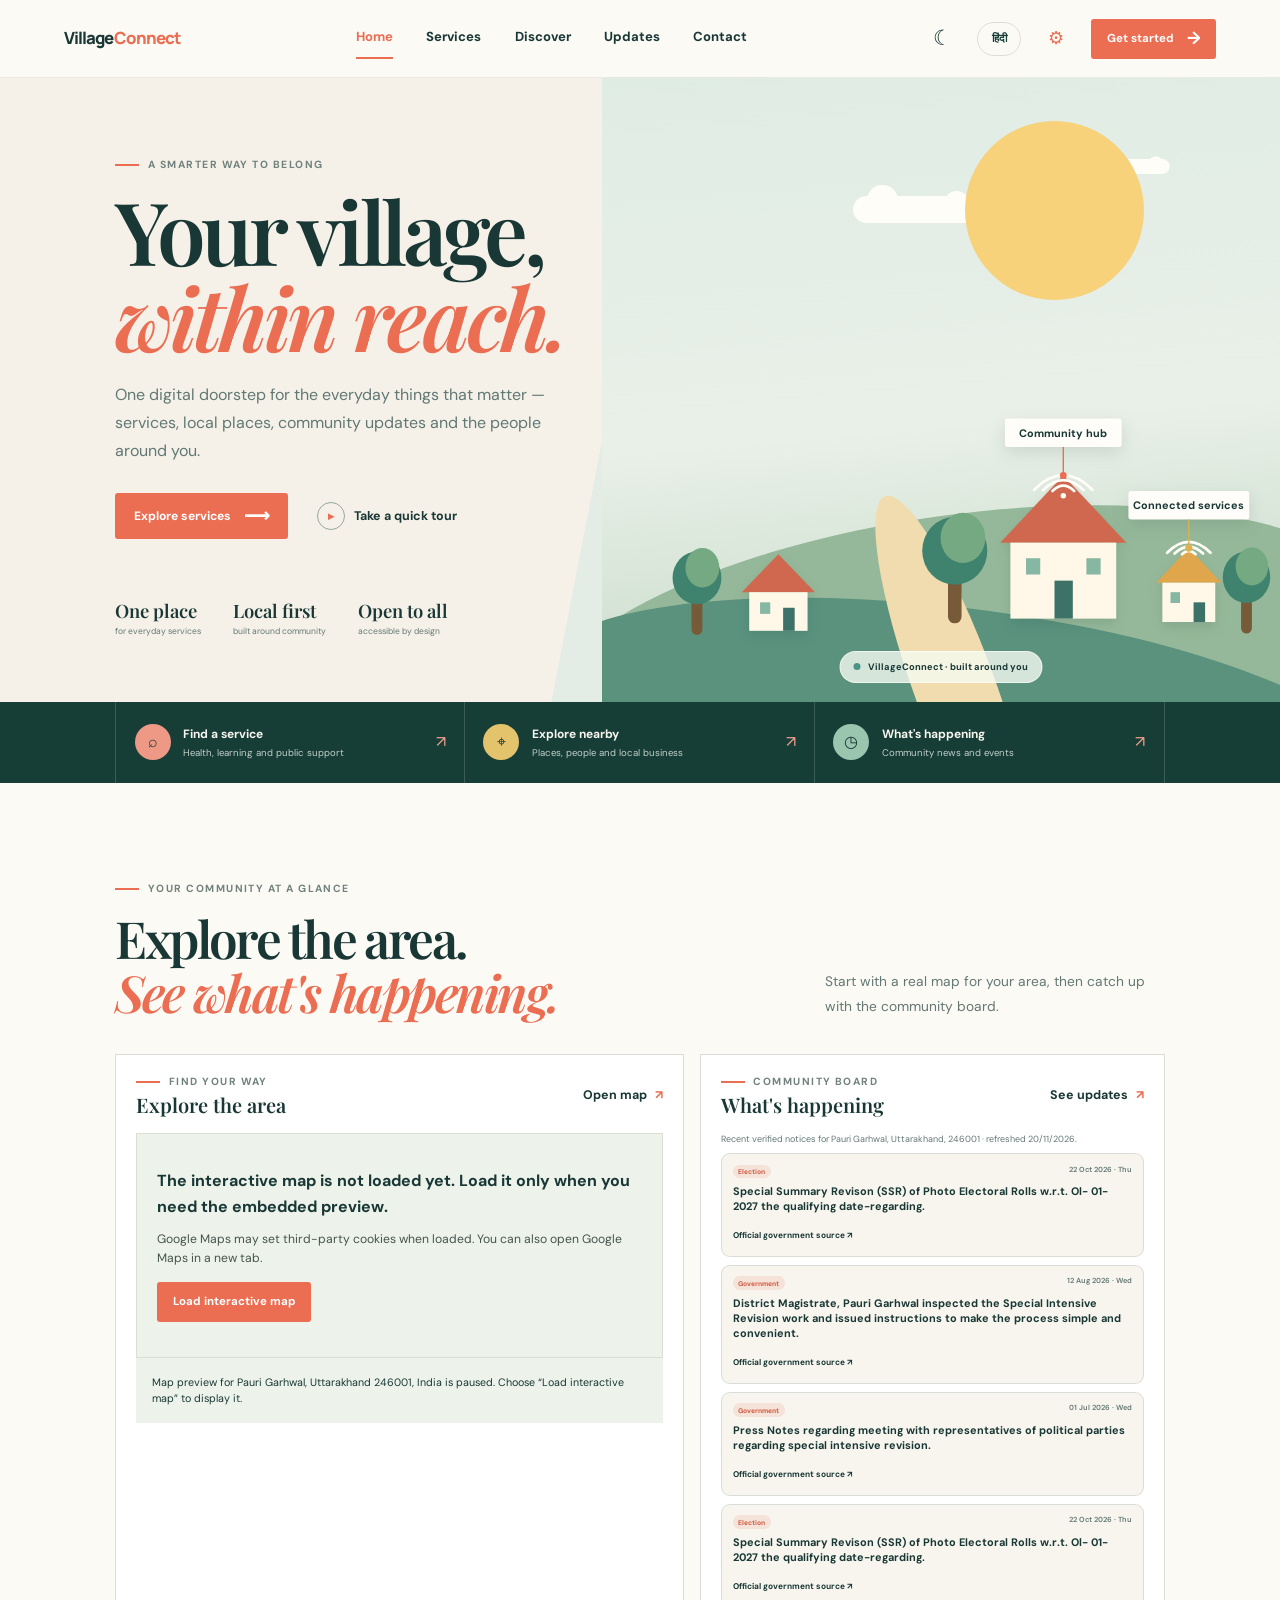
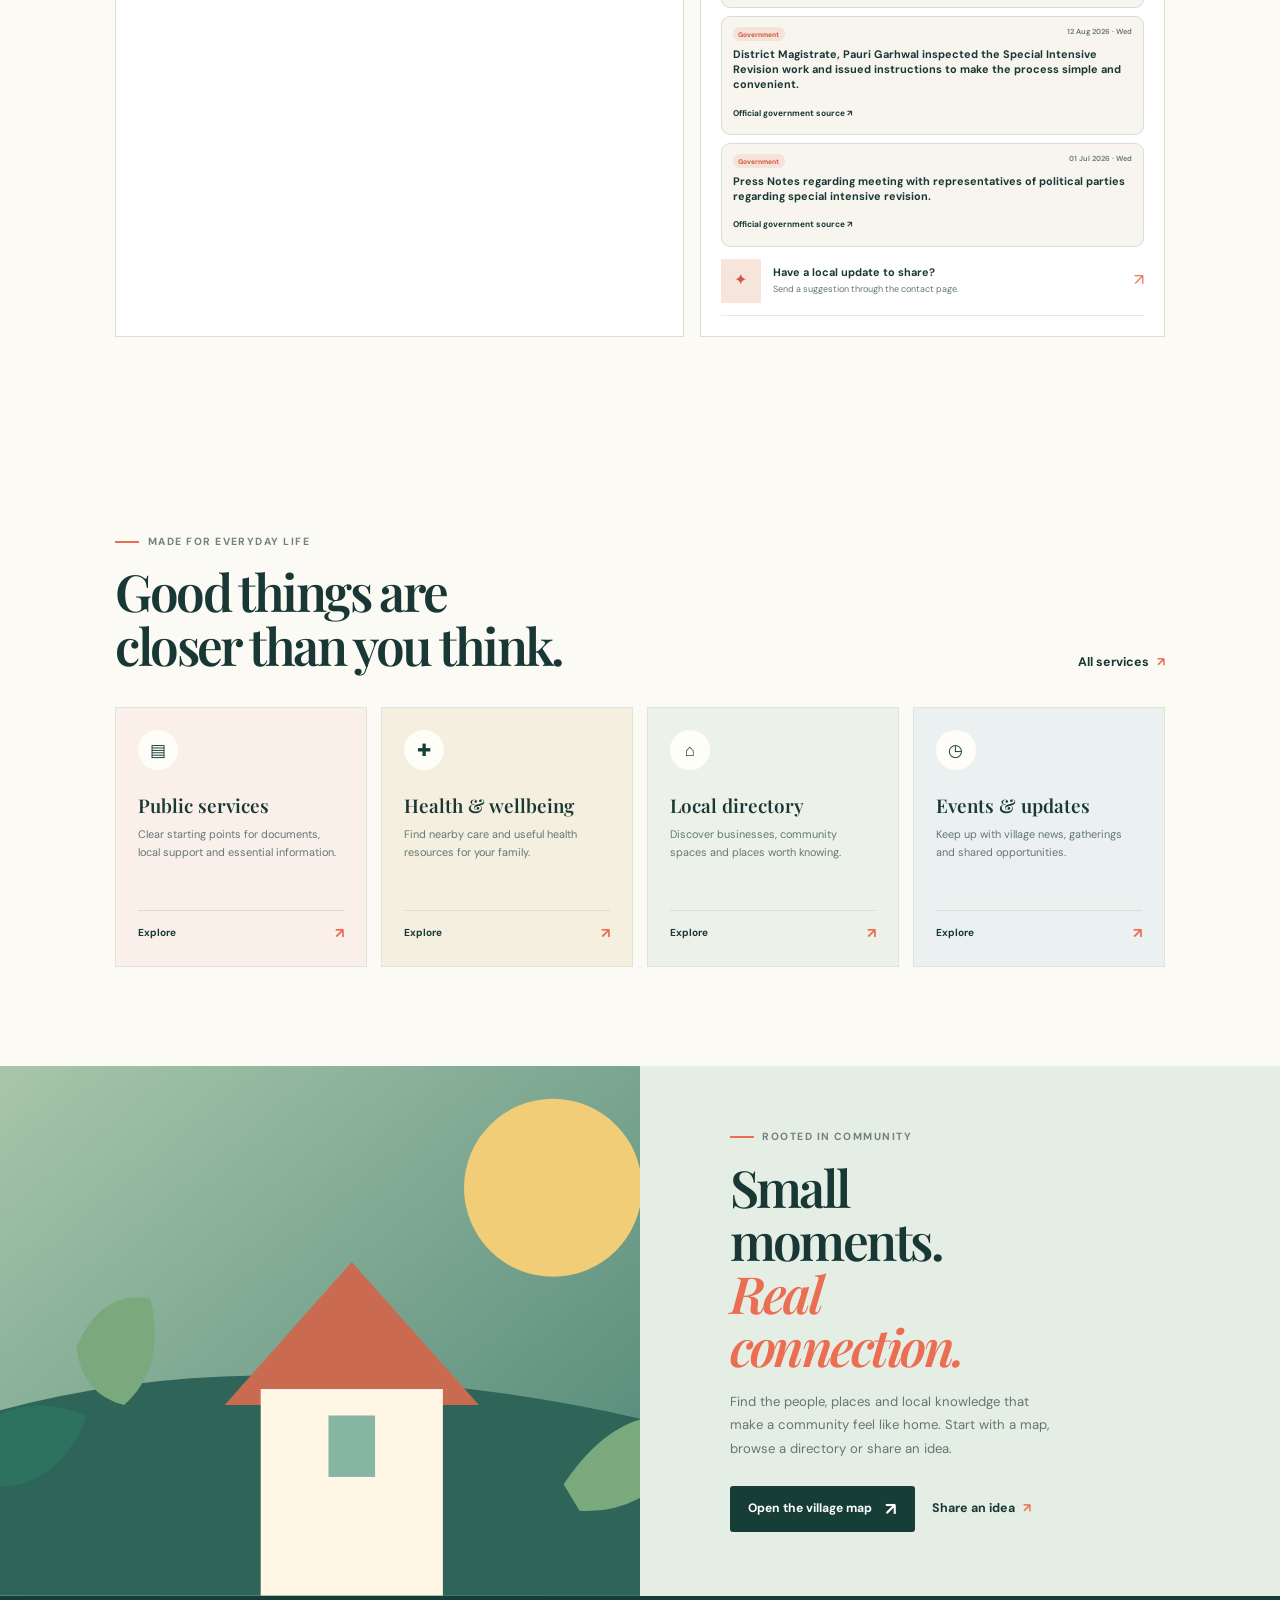
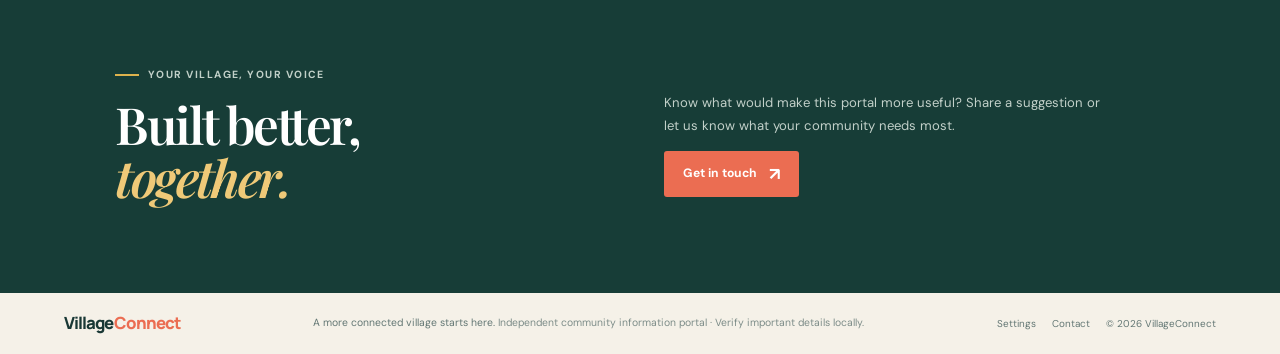
<file: index.html>
<!doctype html>
<html lang="en">
<head>
  <meta charset="utf-8" />
  <meta name="viewport" content="width=device-width, initial-scale=1" />
  <meta name="theme-color" content="#f7f4ec" />
  <meta name="description" content="VillageConnect brings village services, local places, events and community updates into one welcoming portal." />
  <title>VillageConnect — Your village, within reach</title>
<link rel="icon" href="favicon.svg" type="image/svg+xml">
<link rel="preconnect" href="https://fonts.googleapis.com" />
  <link rel="preconnect" href="https://fonts.gstatic.com" crossorigin />
  <link href="https://fonts.googleapis.com/css2?family=DM+Sans:wght@400;500;600;700&family=Manrope:wght@400;500;600;700;800&family=Playfair+Display:ital,wght@0,600;0,700;1,600;1,700&display=swap" rel="stylesheet" />
  <script src="theme-init.js"></script>
  <link rel="stylesheet" href="styles.css?v=20261010-settings-mobile-layout" />
</head>
<body data-page="home" data-default-location="Pauri Garhwal, Uttarakhand 246001, India">
  <a class="skip-link" href="#main">Skip to content</a>
  <header class="site-header">
    <a class="brand village-brand" href="index.html" aria-label="VillageConnect home"><span>Village<span>Connect</span></span></a>
    <button class="menu-button" type="button" aria-label="Open menu" aria-expanded="false" aria-controls="primary-nav"><span></span><span></span><span></span></button>
    <nav id="primary-nav" class="nav-links" aria-label="Main navigation"><a class="active" href="index.html">Home</a><a href="services.html">Services</a><a href="directory.html">Discover</a><a href="events.html">Updates</a><a href="feedback.html">Contact</a></nav>
    <div class="header-actions"><button class="tool-button theme-toggle" type="button" aria-pressed="false" aria-label="Switch to night mode" title="Switch to night mode"><span class="theme-icon" aria-hidden="true">☾</span></button><a class="settings-link" href="settings.html" aria-label="Open settings" title="Settings"><span aria-hidden="true">⚙</span></a><a class="button button-small button-coral" href="#village-explorer">Get started <span>→</span></a></div>
  </header>

  <main id="main">
    <section class="landing-hero">
      <div class="landing-copy">
        <p class="eyebrow"><span></span> A SMARTER WAY TO BELONG</p>
        <h1>Your village,<br /><em>within reach.</em></h1>
        <p class="landing-lead">One digital doorstep for the everyday things that matter — services, local places, community updates and the people around you.</p>
        <div class="hero-actions"><a class="button button-coral" href="services.html">Explore services <span>⟶</span></a><a class="text-link tour-link" href="#how-it-works"><span class="play">▶</span> Take a quick tour</a></div>
        <div class="landing-proof"><span><b>One place</b><small>for everyday services</small></span><span><b>Local first</b><small>built around community</small></span><span><b>Open to all</b><small>accessible by design</small></span></div>
      </div>
      <div class="landing-art" role="img" aria-label="Illustration of a connected village with local services">
        <div class="art-sky"><span class="art-sun"></span><span class="art-star star-one" aria-hidden="true">✦</span><span class="art-star star-two" aria-hidden="true">✧</span><span class="art-star star-three" aria-hidden="true">✦</span><span class="art-star star-four" aria-hidden="true">✧</span><span class="art-star star-five" aria-hidden="true">·</span><span class="art-cloud cloud-a"></span><span class="art-cloud cloud-b"></span></div>
        <div class="art-hill art-hill-back"></div><div class="art-hill art-hill-front"></div><div class="art-path"></div>
        <svg class="village-scene" viewBox="0 0 1000 620" preserveAspectRatio="xMidYMax meet" role="presentation" focusable="false">
          <g class="scene-tree" transform="translate(140 0)"><rect class="scene-trunk" x="-8" y="465" width="16" height="56" rx="8"/><ellipse class="scene-canopy" cx="0" cy="437" rx="36" ry="39"/><ellipse class="scene-canopy-light" cx="8" cy="422" rx="25" ry="29"/></g>
          <g class="scene-tree" transform="translate(520 0)"><rect class="scene-trunk" x="-10" y="430" width="20" height="74" rx="10"/><ellipse class="scene-canopy" cx="0" cy="397" rx="48" ry="50"/><ellipse class="scene-canopy-light" cx="12" cy="378" rx="33" ry="37"/></g>
          <g class="scene-tree" transform="translate(950 0)"><rect class="scene-trunk" x="-8" y="463" width="16" height="56" rx="8"/><ellipse class="scene-canopy" cx="0" cy="436" rx="35" ry="38"/><ellipse class="scene-canopy-light" cx="8" cy="420" rx="24" ry="28"/></g>
          <g class="scene-home scene-home-small" transform="translate(260 0)"><polygon class="scene-roof" points="-54,458 0,402 54,458"/><rect class="scene-wall" x="-43" y="458" width="86" height="57"/><rect class="scene-window" x="-27" y="473" width="15" height="17"/><rect class="scene-door" x="7" y="481" width="17" height="34"/></g>
          <g class="scene-home scene-home-main" transform="translate(680 0)"><polygon class="scene-roof" points="-93,385 0,286 93,385"/><rect class="scene-wall" x="-78" y="385" width="156" height="112"/><rect class="scene-window" x="-55" y="408" width="21" height="24"/><rect class="scene-window" x="34" y="408" width="21" height="24"/><rect class="scene-door" x="-13" y="441" width="27" height="56"/></g>
          <g class="scene-home scene-home-small scene-home-right" transform="translate(865 0)"><polygon class="scene-roof scene-roof-gold" points="-48,444 0,393 48,444"/><rect class="scene-wall" x="-39" y="444" width="78" height="58"/><rect class="scene-window" x="-27" y="458" width="14" height="16"/><rect class="scene-door" x="7" y="473" width="17" height="29"/></g>
          <g class="scene-signal" transform="translate(680 278)"><path d="M-43 29 Q0 -14 43 29"/><path d="M-30 30 Q0 0 30 30"/><path d="M-16 31 Q0 15 16 31"/><circle cx="0" cy="38" r="4"/></g>
          <g class="scene-signal scene-signal-small" transform="translate(865 376)"><path d="M-32 24 Q0 -8 32 24"/><path d="M-21 25 Q0 5 21 25"/><path d="M-10 26 Q0 16 10 26"/></g>
          <g class="scene-label" transform="translate(680 224)"><rect x="-86" y="-22" width="172" height="42" rx="4"/><text y="5">Community hub</text><path class="scene-label-line" d="M0 20v38"/><circle class="scene-label-dot" cy="62" r="5"/></g>
          <g class="scene-label scene-label-gold" transform="translate(865 331)"><rect x="-89" y="-22" width="178" height="42" rx="4"/><text y="5">Connected services</text><path class="scene-label-line" d="M0 20v38"/><circle class="scene-label-dot" cy="62" r="5"/></g>
        </svg>
        <div class="art-caption"><span></span> VillageConnect · built around you</div>
      </div>
    </section>

    <section class="quick-actions" aria-label="Quick links"><a href="services.html"><span class="quick-icon quick-coral">⌕</span><span><b>Find a service</b><small>Health, learning and public support</small></span><i>↗</i></a><a href="directory.html"><span class="quick-icon quick-gold">⌖</span><span><b>Explore nearby</b><small>Places, people and local business</small></span><i>↗</i></a><a href="events.html"><span class="quick-icon quick-green">◷</span><span><b>What's happening</b><small>Community news and events</small></span><i>↗</i></a></section>

    <section class="section home-community" id="village-explorer">
      <div class="section-heading"><div><p class="eyebrow"><span></span> YOUR COMMUNITY AT A GLANCE</p><h2>Explore the area.<br /><em>See what's happening.</em></h2></div><p class="muted-copy">Start with a real map for your area, then catch up with the community board.</p></div>
      <div class="portal-lower">
        <section class="portal-panel" aria-labelledby="home-map-heading"><div class="panel-heading"><div><p class="eyebrow"><span></span> FIND YOUR WAY</p><h3 id="home-map-heading">Explore the area</h3></div><a class="text-link" href="map.html">Open map <span>↗</span></a></div><iframe class="google-map-mini" title="Google Maps overview for your saved area" loading="lazy" referrerpolicy="no-referrer-when-downgrade" allowfullscreen></iframe><div class="map-fallback" id="mini-map-caption" aria-live="polite">Showing your saved area on Google Maps.</div></section>
        <section class="portal-panel" aria-labelledby="home-updates-heading"><div class="panel-heading"><div><p class="eyebrow"><span></span> COMMUNITY BOARD</p><h3 id="home-updates-heading">What's happening</h3></div><a class="text-link" href="events.html">See updates <span>↗</span></a></div><p id="home-notices-status" class="home-notices-status" aria-live="polite">Loading recent official notices…</p><div id="home-notices-list" class="home-notices-list" aria-live="polite"></div><div class="board-empty" id="home-notices-empty"><span>◷</span><b>Keep up with village life</b><small>Browse verified government notices and discover local updates for your saved area.</small><a class="arrow-link" href="events.html">Open the community board ↗</a></div><a class="event-row" href="feedback.html"><span class="event-date">✦</span><span><b>Have a local update to share?</b><small>Send a suggestion through the contact page.</small></span><i>↗</i></a></section>
      </div>
    </section>

    <section class="section home-services" id="how-it-works"><div class="section-heading"><div><p class="eyebrow"><span></span> MADE FOR EVERYDAY LIFE</p><h2>Good things are<br />closer than you think.</h2></div><a class="text-link" href="services.html">All services <span>↗</span></a></div><div class="service-grid"><a class="service-card service-coral" href="services.html#public-services"><span class="service-icon">▤</span><h3>Public services</h3><p>Clear starting points for documents, local support and essential information.</p><span class="card-arrow">Explore <b>↗</b></span></a><a class="service-card service-gold" href="services.html#health"><span class="service-icon">✚</span><h3>Health & wellbeing</h3><p>Find nearby care and useful health resources for your family.</p><span class="card-arrow">Explore <b>↗</b></span></a><a class="service-card service-green" href="directory.html"><span class="service-icon">⌂</span><h3>Local directory</h3><p>Discover businesses, community spaces and places worth knowing.</p><span class="card-arrow">Explore <b>↗</b></span></a><a class="service-card service-blue" href="events.html"><span class="service-icon">◷</span><h3>Events & updates</h3><p>Keep up with village news, gatherings and shared opportunities.</p><span class="card-arrow">Explore <b>↗</b></span></a></div></section>

    <section class="discover-band"><div class="discover-art" aria-hidden="true"><svg class="discover-scene" viewBox="0 0 1000 500" preserveAspectRatio="xMidYMid slice" role="presentation" focusable="false"><path class="discover-hill" d="M0 400 Q250 275 530 295 Q790 310 1000 395 V500 H0Z"/><circle class="discover-sun" cx="720" cy="115" r="84"/><circle class="discover-moon-shadow" cx="720" cy="115" r="86"/><path class="discover-leaf discover-leaf-one" d="M150 390 Q190 295 280 330 Q245 420 150 390Z"/><path class="discover-leaf discover-leaf-two" d="M270 265 Q295 210 340 220 Q355 285 315 320 Q275 310 270 265Z"/><path class="discover-leaf discover-leaf-three" d="M730 395 Q790 305 870 340 Q815 425 745 420Z"/><g class="discover-home" transform="translate(530 0)"><polygon class="discover-roof" points="-120,320 0,185 120,320"/><rect class="discover-wall" x="-86" y="305" width="172" height="195"/><rect class="discover-window" x="-22" y="330" width="44" height="58"/></g></svg></div><div class="discover-copy"><p class="eyebrow"><span></span> ROOTED IN COMMUNITY</p><h2>Small moments.<br /><em>Real connection.</em></h2><p>Find the people, places and local knowledge that make a community feel like home. Start with a map, browse a directory or share an idea.</p><div class="discover-links"><a class="button button-dark" href="map.html">Open the village map <span>↗</span></a><a class="arrow-link" href="feedback.html">Share an idea <span>↗</span></a></div></div></section>

    <section class="home-contact"><div><p class="eyebrow light"><span></span> YOUR VILLAGE, YOUR VOICE</p><h2>Built better,<br /><em>together.</em></h2></div><div><p>Know what would make this portal more useful? Share a suggestion or let us know what your community needs most.</p><a class="button button-coral" href="feedback.html">Get in touch <span>↗</span></a></div></section>
  </main>
  <footer class="site-footer village-footer"><a class="brand village-brand" href="index.html"><span>Village<span>Connect</span></span></a><p>A more connected village starts here. <span class="footer-trust">Independent community information portal · Verify important details locally.</span></p><div class="footer-links"><a href="settings.html">Settings</a><a href="feedback.html">Contact</a><span>© 2026 VillageConnect</span></div></footer>
  <script src="script.js?v=20261010-session-map-consent"></script>
<script src="language.js?v=20261010-session-map-consent"></script></body>
</html>
</file>
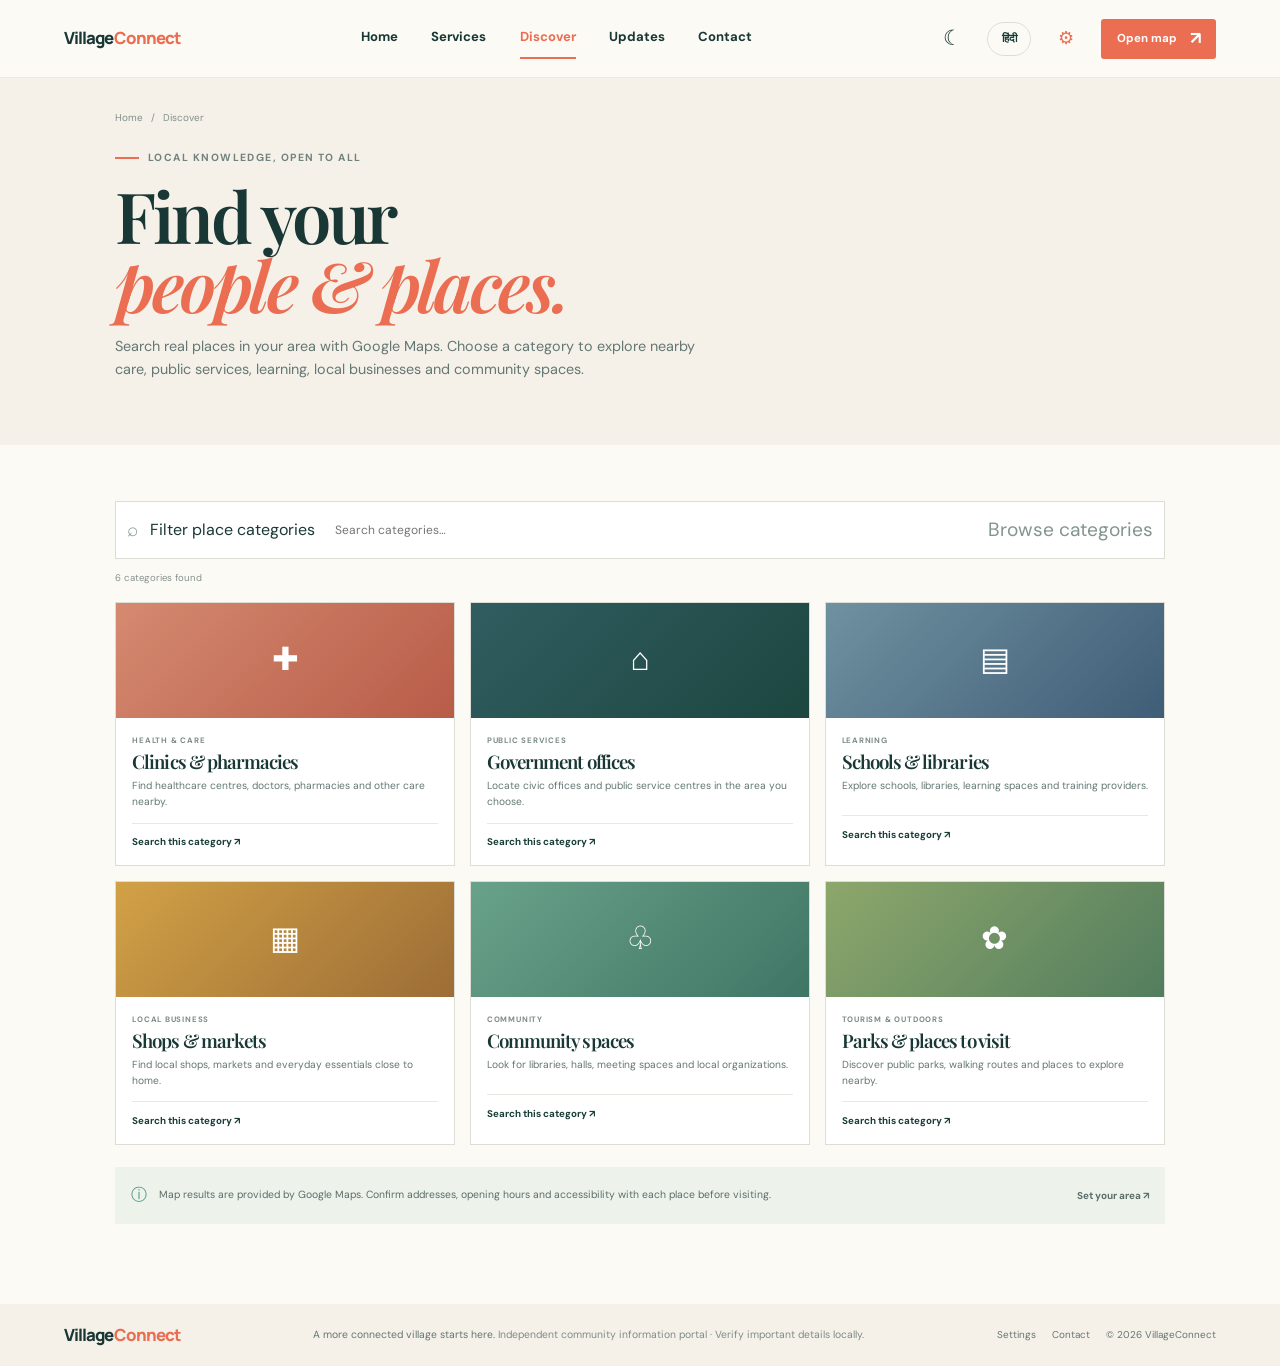
<file: directory.html>
<!doctype html>
<html lang="en"><head><meta charset="utf-8"/><meta name="viewport" content="width=device-width,initial-scale=1"/><meta name="theme-color" content="#fcfaf5"/><meta name="description" content="Discover nearby services, community spaces and local businesses with VillageConnect."/>
<title>Discover Nearby — VillageConnect</title>
<link rel="icon" href="favicon.svg" type="image/svg+xml">
<link href="https://fonts.googleapis.com/css2?family=DM+Sans:wght@400;500;600;700&family=Manrope:wght@400;500;600;700;800&family=Playfair+Display:ital,wght@0,600;0,700;1,600&display=swap" rel="stylesheet"/><script src="theme-init.js"></script><link rel="stylesheet" href="styles.css?v=20261010-settings-mobile-layout"/></head>
<body data-page="discover" data-default-location="Pauri Garhwal, Uttarakhand 246001, India"><a class="skip-link" href="#main">Skip to content</a><header class="site-header"><a class="brand" href="index.html"><span>Village<span>Connect</span></span></a><button class="menu-button" type="button" aria-label="Open menu" aria-expanded="false" aria-controls="primary-nav"><span></span><span></span><span></span></button><nav id="primary-nav" class="nav-links" aria-label="Main navigation"><a href="index.html">Home</a><a href="services.html">Services</a><a class="active" href="directory.html">Discover</a><a href="events.html">Updates</a><a href="feedback.html">Contact</a></nav><div class="header-actions"><button class="tool-button theme-toggle" type="button" aria-pressed="false" aria-label="Switch to night mode" title="Switch to night mode"><span class="theme-icon" aria-hidden="true">☾</span></button><a class="settings-link" href="settings.html" aria-label="Open settings" title="Settings"><span aria-hidden="true">⚙</span></a><a class="button button-small button-coral" href="map.html">Open map <span>↗</span></a></div></header>
<main id="main"><section class="page-hero"><div class="breadcrumbs"><a href="index.html">Home</a><span>/</span><span>Discover</span></div><p class="eyebrow"><span></span> LOCAL KNOWLEDGE, OPEN TO ALL</p><h1>Find your<br/><em>people & places.</em></h1><p class="lead">Search real places in your area with Google Maps. Choose a category to explore nearby care, public services, learning, local businesses and community spaces.</p></section><section class="page-content"><div class="filter-bar"><span>⌕</span><label class="sr-only" for="directory-search">Filter place categories</label><input id="directory-search" type="search" placeholder="Search categories…"/><span class="filter-context">Browse categories</span></div><p class="result-count" aria-live="polite">Choose a category to search the map</p><div class="directory-grid">
<article class="place-card" data-category="care"><div class="place-art art-clinic"><span>✚</span></div><div class="place-body"><div class="place-type">HEALTH & CARE</div><h2>Clinics & pharmacies</h2><p>Find healthcare centres, doctors, pharmacies and other care nearby.</p><div class="place-actions"><a href="map.html?q=clinic+pharmacy+health+centre">Search this category ↗</a></div></div></article>
<article class="place-card" data-category="public"><div class="place-art art-civic"><span>⌂</span></div><div class="place-body"><div class="place-type">PUBLIC SERVICES</div><h2>Government offices</h2><p>Locate civic offices and public service centres in the area you choose.</p><div class="place-actions"><a href="map.html?q=government+office+public+service">Search this category ↗</a></div></div></article>
<article class="place-card" data-category="learning"><div class="place-art art-learning"><span>▤</span></div><div class="place-body"><div class="place-type">LEARNING</div><h2>Schools & libraries</h2><p>Explore schools, libraries, learning spaces and training providers.</p><div class="place-actions"><a href="map.html?q=school+library+learning+centre">Search this category ↗</a></div></div></article>
<article class="place-card" data-category="business"><div class="place-art art-market"><span>▦</span></div><div class="place-body"><div class="place-type">LOCAL BUSINESS</div><h2>Shops & markets</h2><p>Find local shops, markets and everyday essentials close to home.</p><div class="place-actions"><a href="map.html?q=local+shops+market">Search this category ↗</a></div></div></article>
<article class="place-card" data-category="community"><div class="place-art art-community"><span>♧</span></div><div class="place-body"><div class="place-type">COMMUNITY</div><h2>Community spaces</h2><p>Look for libraries, halls, meeting spaces and local organizations.</p><div class="place-actions"><a href="map.html?q=community+centre+hall">Search this category ↗</a></div></div></article>
<article class="place-card" data-category="outdoors"><div class="place-art art-outdoors"><span>✿</span></div><div class="place-body"><div class="place-type">TOURISM & OUTDOORS</div><h2>Parks & places to visit</h2><p>Discover public parks, walking routes and places to explore nearby.</p><div class="place-actions"><a href="map.html?q=park+tourist+attraction">Search this category ↗</a></div></div></article>
</div><div class="empty-state" hidden><span>⌕</span><h2>No categories found</h2><p>Try another word to find a matching place category.</p></div><div class="notice-card"><span>ⓘ</span><p>Map results are provided by Google Maps. Confirm addresses, opening hours and accessibility with each place before visiting.</p><a href="map.html">Set your area ↗</a></div></section></main>
<footer class="site-footer"><a class="brand" href="index.html"><span>Village<span>Connect</span></span></a><p>A more connected village starts here. <span class="footer-trust">Independent community information portal · Verify important details locally.</span></p><div class="footer-links"><a href="settings.html">Settings</a><a href="feedback.html">Contact</a><span>© 2026 VillageConnect</span></div></footer><script src="script.js?v=20261010-session-map-consent"></script><script src="language.js?v=20261010-session-map-consent"></script></body></html>
</file>
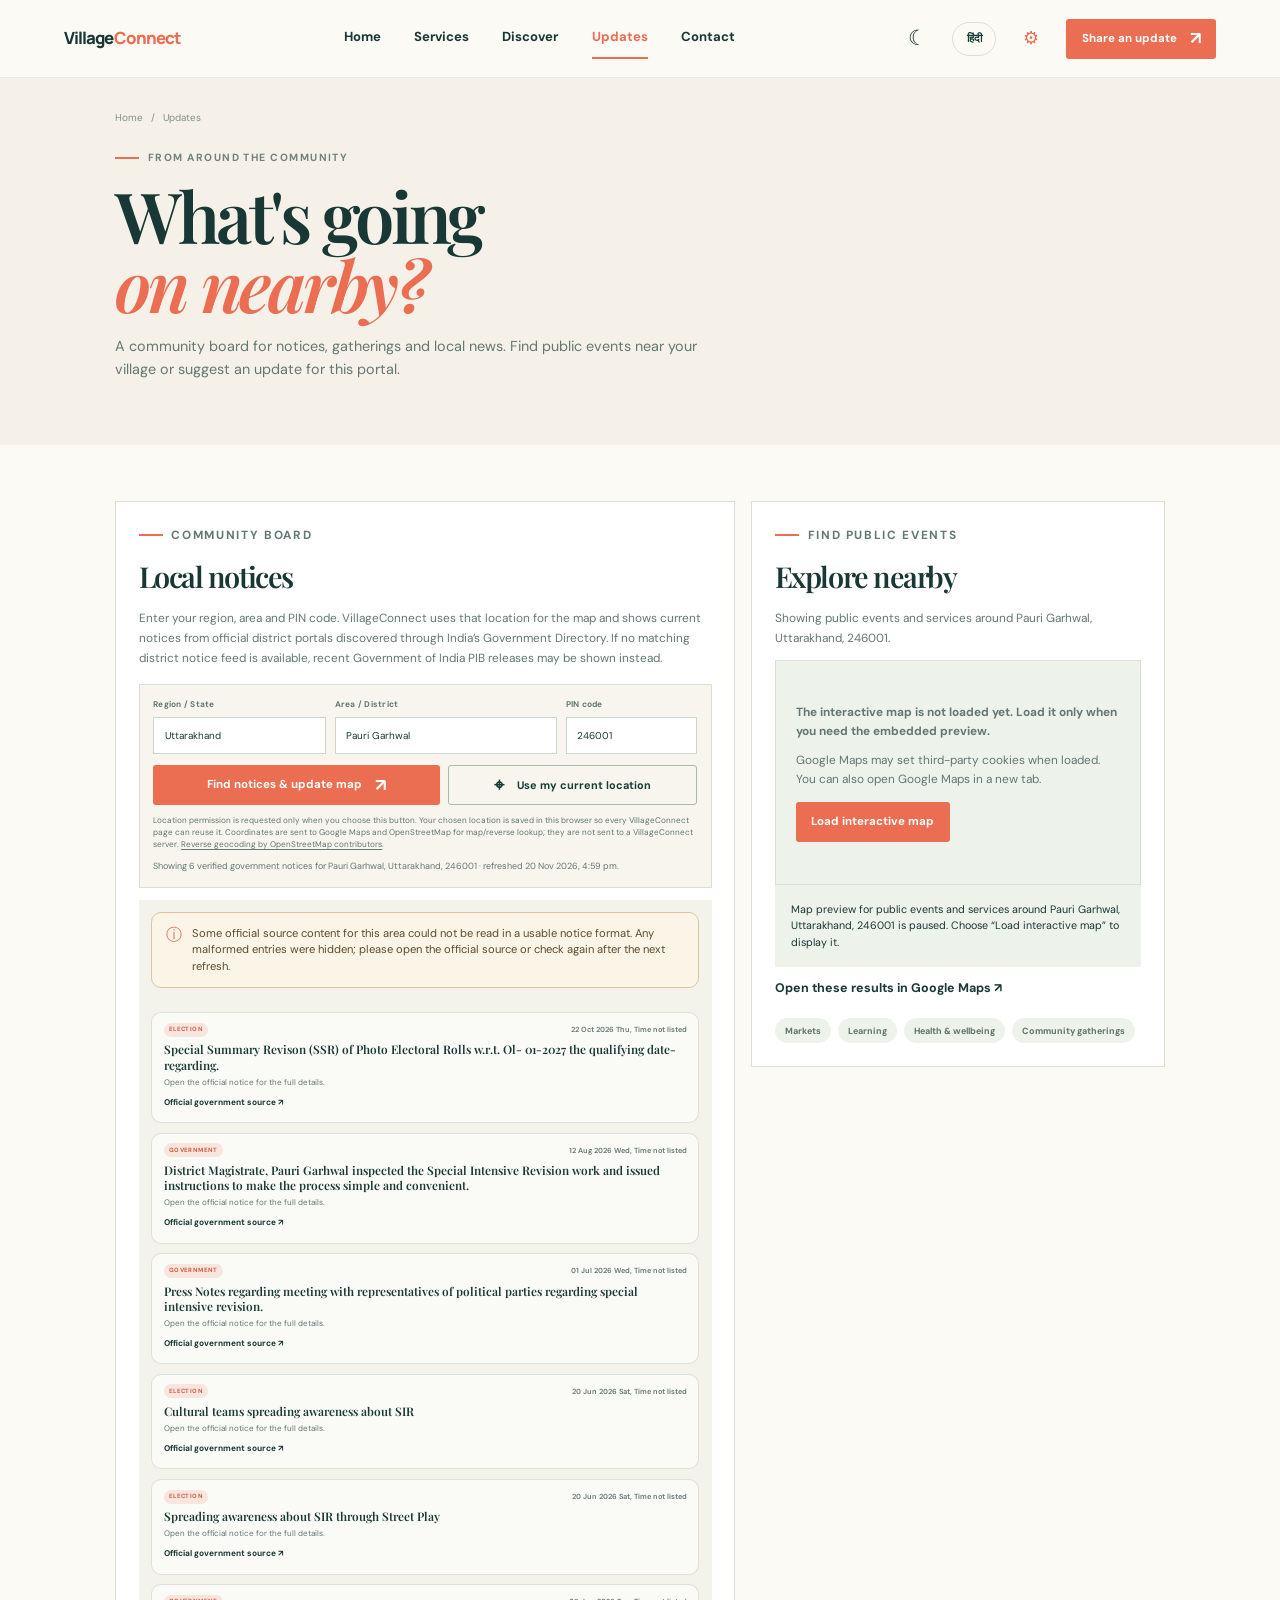
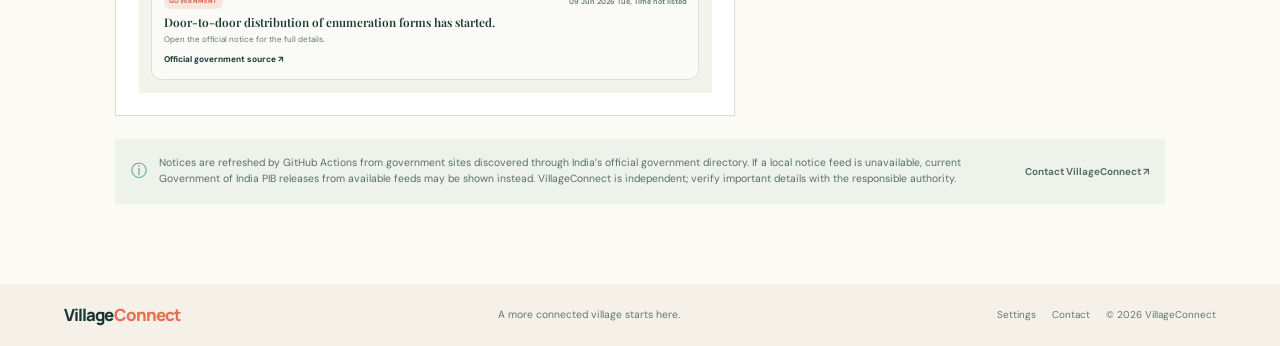
<file: events.html>
<!doctype html>
<html lang="en"><head><meta charset="utf-8"/><meta name="viewport" content="width=device-width,initial-scale=1"/><meta name="theme-color" content="#fcfaf5"/><meta name="description" content="Community notices and a local events starting point for VillageConnect."/>
<title>Updates & Events — VillageConnect</title>
<link rel="icon" href="favicon.svg" type="image/svg+xml">
<link href="https://fonts.googleapis.com/css2?family=DM+Sans:wght@400;500;600;700&family=Manrope:wght@400;500;600;700;800&family=Playfair+Display:ital,wght@0,600;0,700;1,600&display=swap" rel="stylesheet"/><script src="theme-init.js"></script><link rel="stylesheet" href="styles.css?v=20261010-settings-mobile-layout"/></head>
<body data-page="updates" data-default-location="Pauri Garhwal, Uttarakhand 246001, India" data-map-query="community events local festival"><a class="skip-link" href="#main">Skip to content</a><header class="site-header"><a class="brand" href="index.html"><span>Village<span>Connect</span></span></a><button class="menu-button" type="button" aria-label="Open menu" aria-expanded="false" aria-controls="primary-nav"><span></span><span></span><span></span></button><nav id="primary-nav" class="nav-links" aria-label="Main navigation"><a href="index.html">Home</a><a href="services.html">Services</a><a href="directory.html">Discover</a><a class="active" href="events.html">Updates</a><a href="feedback.html">Contact</a></nav><div class="header-actions"><button class="tool-button theme-toggle" type="button" aria-pressed="false" aria-label="Switch to night mode" title="Switch to night mode"><span class="theme-icon" aria-hidden="true">☾</span></button><a class="settings-link" href="settings.html" aria-label="Open settings" title="Settings"><span aria-hidden="true">⚙</span></a><a class="button button-small button-coral" href="feedback.html">Share an update <span>↗</span></a></div></header>
<main id="main"><section class="page-hero"><div class="breadcrumbs"><a href="index.html">Home</a><span>/</span><span>Updates</span></div><p class="eyebrow"><span></span> FROM AROUND THE COMMUNITY</p><h1>What's going<br/><em>on nearby?</em></h1><p class="lead">A community board for notices, gatherings and local news. Find public events near your village or suggest an update for this portal.</p></section>
<section class="page-content"><div class="updates-board"><article class="board-panel"><p class="eyebrow"><span></span> COMMUNITY BOARD</p><h2>Local notices</h2><p>Enter your region, area and PIN code. VillageConnect uses that location for the map and shows current notices from official district portals discovered through India’s Government Directory. If no matching district notice feed is available, recent Government of India PIB releases may be shown instead.</p><form id="notice-location-form" class="notice-location-form" novalidate><div class="notice-location-grid"><label><span>Region / State</span><input id="notice-region-input" name="region" type="text" autocomplete="address-level1" placeholder="e.g. Uttarakhand" /></label><label><span>Area / District</span><input id="notice-area-input" name="area" type="text" autocomplete="address-level2" placeholder="e.g. Pauri Garhwal" /></label><label><span>PIN code</span><input id="notice-pincode-input" name="pincode" inputmode="numeric" pattern="[0-9]{6}" maxlength="6" autocomplete="postal-code" placeholder="e.g. 246001" /></label></div><div class="notice-form-actions"><button class="button button-small button-coral" type="submit">Find notices &amp; update map <span>↗</span></button><button class="button button-small button-outline" id="notice-current-location" type="button"><span aria-hidden="true">⌖</span> Use my current location</button></div><p class="location-privacy-note">Location permission is requested only when you choose this button. Your chosen location is saved in this browser so every VillageConnect page can reuse it. Coordinates are sent to Google Maps and OpenStreetMap for map/reverse lookup; they are not sent to a VillageConnect server. <a href="https://www.openstreetmap.org/copyright" target="_blank" rel="noopener noreferrer">Reverse geocoding by OpenStreetMap contributors</a>.</p><p class="notice-location-status" id="notice-location-status" aria-live="polite"></p></form><div class="board-empty notice-board-list" id="notice-board-list" aria-live="polite" aria-busy="false"></div></article><article class="board-panel" id="calendar"><p class="eyebrow"><span></span> FIND PUBLIC EVENTS</p><h2>Explore nearby</h2><p id="events-map-intro">Enter your area to explore Google Maps results for public events and services.</p><iframe class="google-map-mini events-map" id="events-mini-map" title="Google Maps showing public events and services near the selected location" loading="lazy" referrerpolicy="no-referrer-when-downgrade" allowfullscreen></iframe><div class="map-fallback" id="mini-map-caption" aria-live="polite">Showing the selected location on Google Maps.</div><a class="text-link google-maps-link updates-map-link" id="events-google-link" target="_blank" rel="noopener noreferrer" href="https://www.google.com/maps/search/?api=1&amp;query=Pauri%20Garhwal%2C%20Uttarakhand%20246001%2C%20India">Open these results in Google Maps ↗</a><div class="board-categories" role="group" aria-label="Explore map categories"><button type="button" class="map-category-button" data-map-category="markets" aria-pressed="false">Markets</button><button type="button" class="map-category-button" data-map-category="learning" aria-pressed="false">Learning</button><button type="button" class="map-category-button" data-map-category="health" aria-pressed="false">Health &amp; wellbeing</button><button type="button" class="map-category-button" data-map-category="community" aria-pressed="false">Community gatherings</button></div></article></div><div class="notice-card"><span>ⓘ</span><p id="notice-source-note">VillageConnect discovers official district government portals from India’s Government Directory and refreshes current notices automatically. If a district feed is unavailable, recent Government of India PIB releases may be shown instead. VillageConnect is independent; verify important details with the responsible authority.</p><a href="feedback.html">Contact VillageConnect ↗</a></div></section></main>
<footer class="site-footer"><a class="brand" href="index.html"><span>Village<span>Connect</span></span></a><p>A more connected village starts here.</p><div class="footer-links"><a href="settings.html">Settings</a><a href="feedback.html">Contact</a><span>© 2026 VillageConnect</span></div></footer><script src="script.js?v=20261010-session-map-consent"></script><script src="language.js?v=20261010-session-map-consent"></script></body></html>
</file>
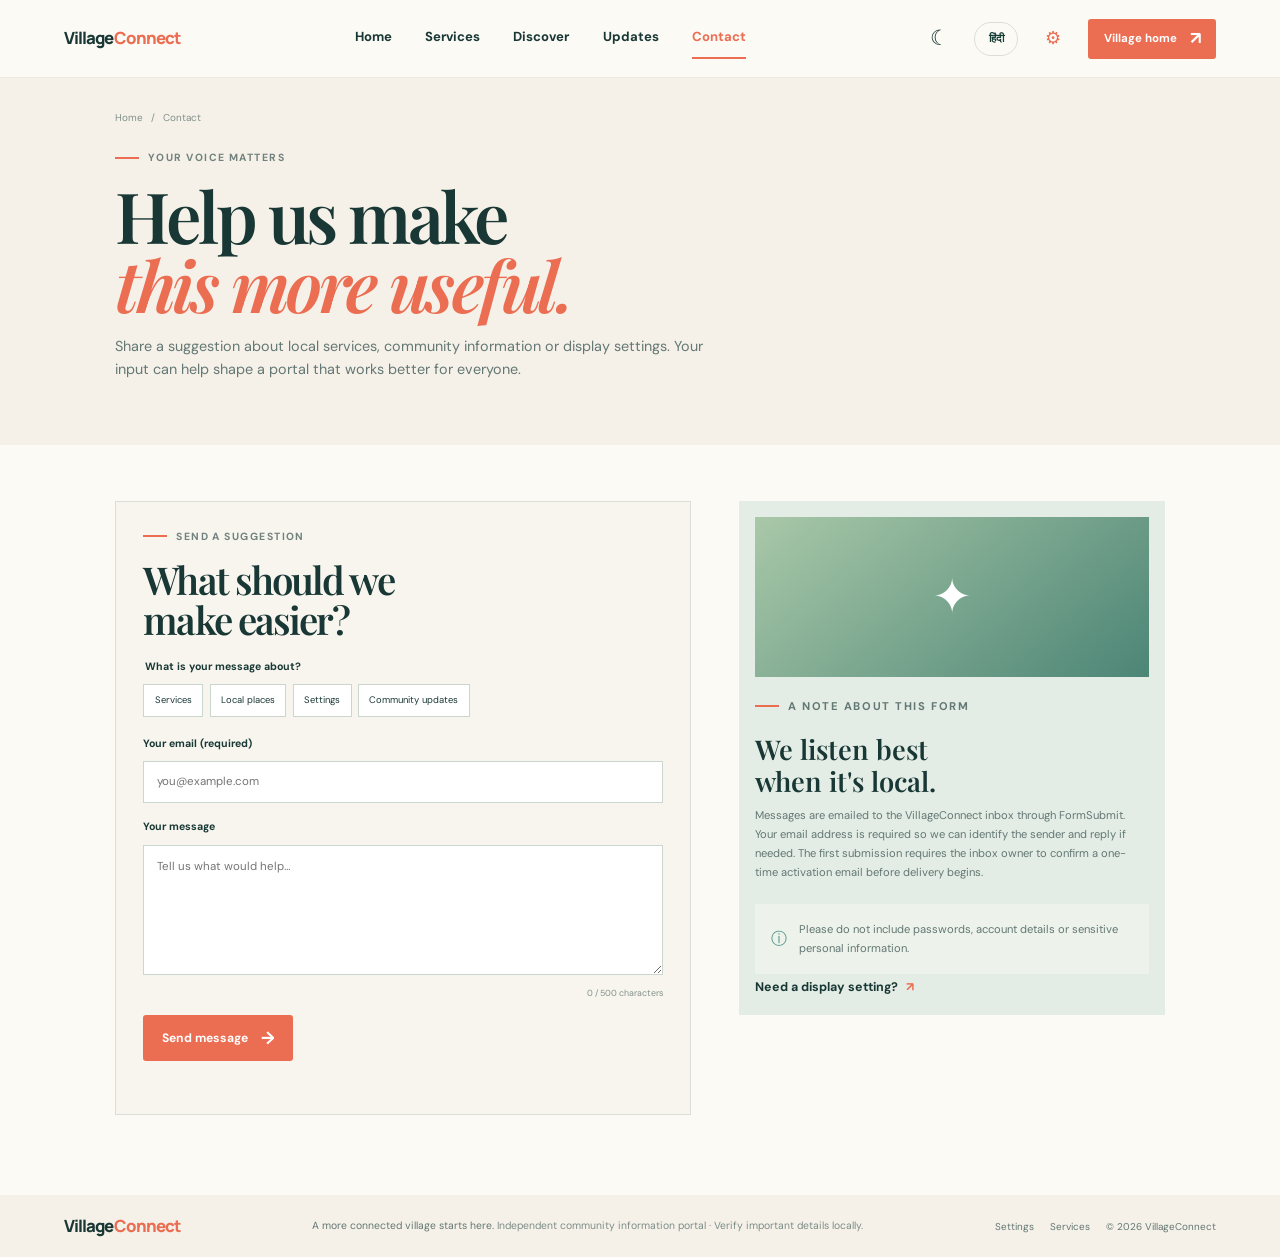
<file: feedback.html>
<!doctype html>
<html lang="en"><head><meta charset="utf-8"/><meta name="viewport" content="width=device-width,initial-scale=1"/><meta name="theme-color" content="#fcfaf5"/><meta name="description" content="Contact VillageConnect with a suggestion for services, local information or display settings."/>
<title>Contact — VillageConnect</title>
<link rel="icon" href="favicon.svg" type="image/svg+xml">
<link href="https://fonts.googleapis.com/css2?family=DM+Sans:wght@400;500;600;700&family=Manrope:wght@400;500;600;700;800&family=Playfair+Display:ital,wght@0,600;0,700;1,600&display=swap" rel="stylesheet"/><script src="theme-init.js"></script><link rel="stylesheet" href="styles.css?v=20261015-contact-info-night-contrast"/></head>
<body data-page="contact"><a class="skip-link" href="#main">Skip to content</a><header class="site-header"><a class="brand" href="index.html"><span>Village<span>Connect</span></span></a><button class="menu-button" type="button" aria-label="Open menu" aria-expanded="false" aria-controls="primary-nav"><span></span><span></span><span></span></button><nav id="primary-nav" class="nav-links" aria-label="Main navigation"><a href="index.html">Home</a><a href="services.html">Services</a><a href="directory.html">Discover</a><a href="events.html">Updates</a><a class="active" href="feedback.html">Contact</a></nav><div class="header-actions"><button class="tool-button theme-toggle" type="button" aria-pressed="false" aria-label="Switch to night mode" title="Switch to night mode"><span class="theme-icon" aria-hidden="true">☾</span></button><a class="settings-link" href="settings.html" aria-label="Open settings" title="Settings"><span aria-hidden="true">⚙</span></a><a class="button button-small button-coral" href="index.html">Village home <span>↗</span></a></div></header>
<main id="main"><section class="page-hero"><div class="breadcrumbs"><a href="index.html">Home</a><span>/</span><span>Contact</span></div><p class="eyebrow"><span></span> YOUR VOICE MATTERS</p><h1>Help us make<br/><em>this more useful.</em></h1><p class="lead">Share a suggestion about local services, community information or display settings. Your input can help shape a portal that works better for everyone.</p></section><section class="page-content feedback-layout"><div class="feedback-form-card"><p class="eyebrow"><span></span> SEND A SUGGESTION</p><h2>What should we<br/>make easier?</h2><form class="feedback-form" action="https://formsubmit.co/46ee025a867d9c4805c18db1f1cd70fd" method="POST"><input type="hidden" name="_subject" value="New VillageConnect message"><input type="hidden" name="_template" value="table"><input type="hidden" name="_next" value=""><input type="hidden" name="_url" value=""><input type="text" name="_honey" class="form-honeypot" tabindex="-1" autocomplete="off" aria-hidden="true"><fieldset><legend>What is your message about?</legend><div class="feedback-options"><label><input type="radio" name="topic" value="Services" required/><span>Services</span></label><label><input type="radio" name="topic" value="Local places"/><span>Local places</span></label><label><input type="radio" name="topic" value="Settings"/><span>Settings</span></label><label><input type="radio" name="topic" value="Community updates"/><span>Community updates</span></label></div></fieldset><label class="feedback-label" for="feedback-email">Your email (required)</label><input class="feedback-email" id="feedback-email" type="email" name="email" maxlength="254" autocomplete="email" placeholder="you@example.com" required/><label class="feedback-label" for="feedback-text">Your message</label><textarea id="feedback-text" name="feedback" rows="5" maxlength="500" placeholder="Tell us what would help…" required></textarea><div class="character-count" aria-live="polite">0 / 500 characters</div><button class="button button-coral" type="submit">Send message <span>→</span></button><p class="feedback-confirmation" aria-live="polite"></p><button class="copy-feedback button-outline" type="button" hidden>Copy message <span>⧉</span></button></form></div><aside class="feedback-aside"><div class="feedback-art" aria-hidden="true">✦</div><p class="eyebrow"><span></span> A NOTE ABOUT THIS FORM</p><h3>We listen best<br/>when it's local.</h3><p>Messages are emailed to the VillageConnect inbox through FormSubmit. Your email address is required so we can identify the sender and reply if needed. The first submission requires the inbox owner to confirm a one-time activation email before delivery begins.</p><div class="notice-card"><span>ⓘ</span><p>Please do not include passwords, account details or sensitive personal information.</p></div><a class="arrow-link" href="settings.html">Need a display setting? <span>↗</span></a></aside></section></main>
<footer class="site-footer"><a class="brand" href="index.html"><span>Village<span>Connect</span></span></a><p>A more connected village starts here. <span class="footer-trust">Independent community information portal · Verify important details locally.</span></p><div class="footer-links"><a href="settings.html">Settings</a><a href="services.html">Services</a><span>© 2026 VillageConnect</span></div></footer><script src="script.js?v=20261010-session-map-consent"></script><script src="language.js?v=20261010-session-map-consent"></script></body></html>
</file>
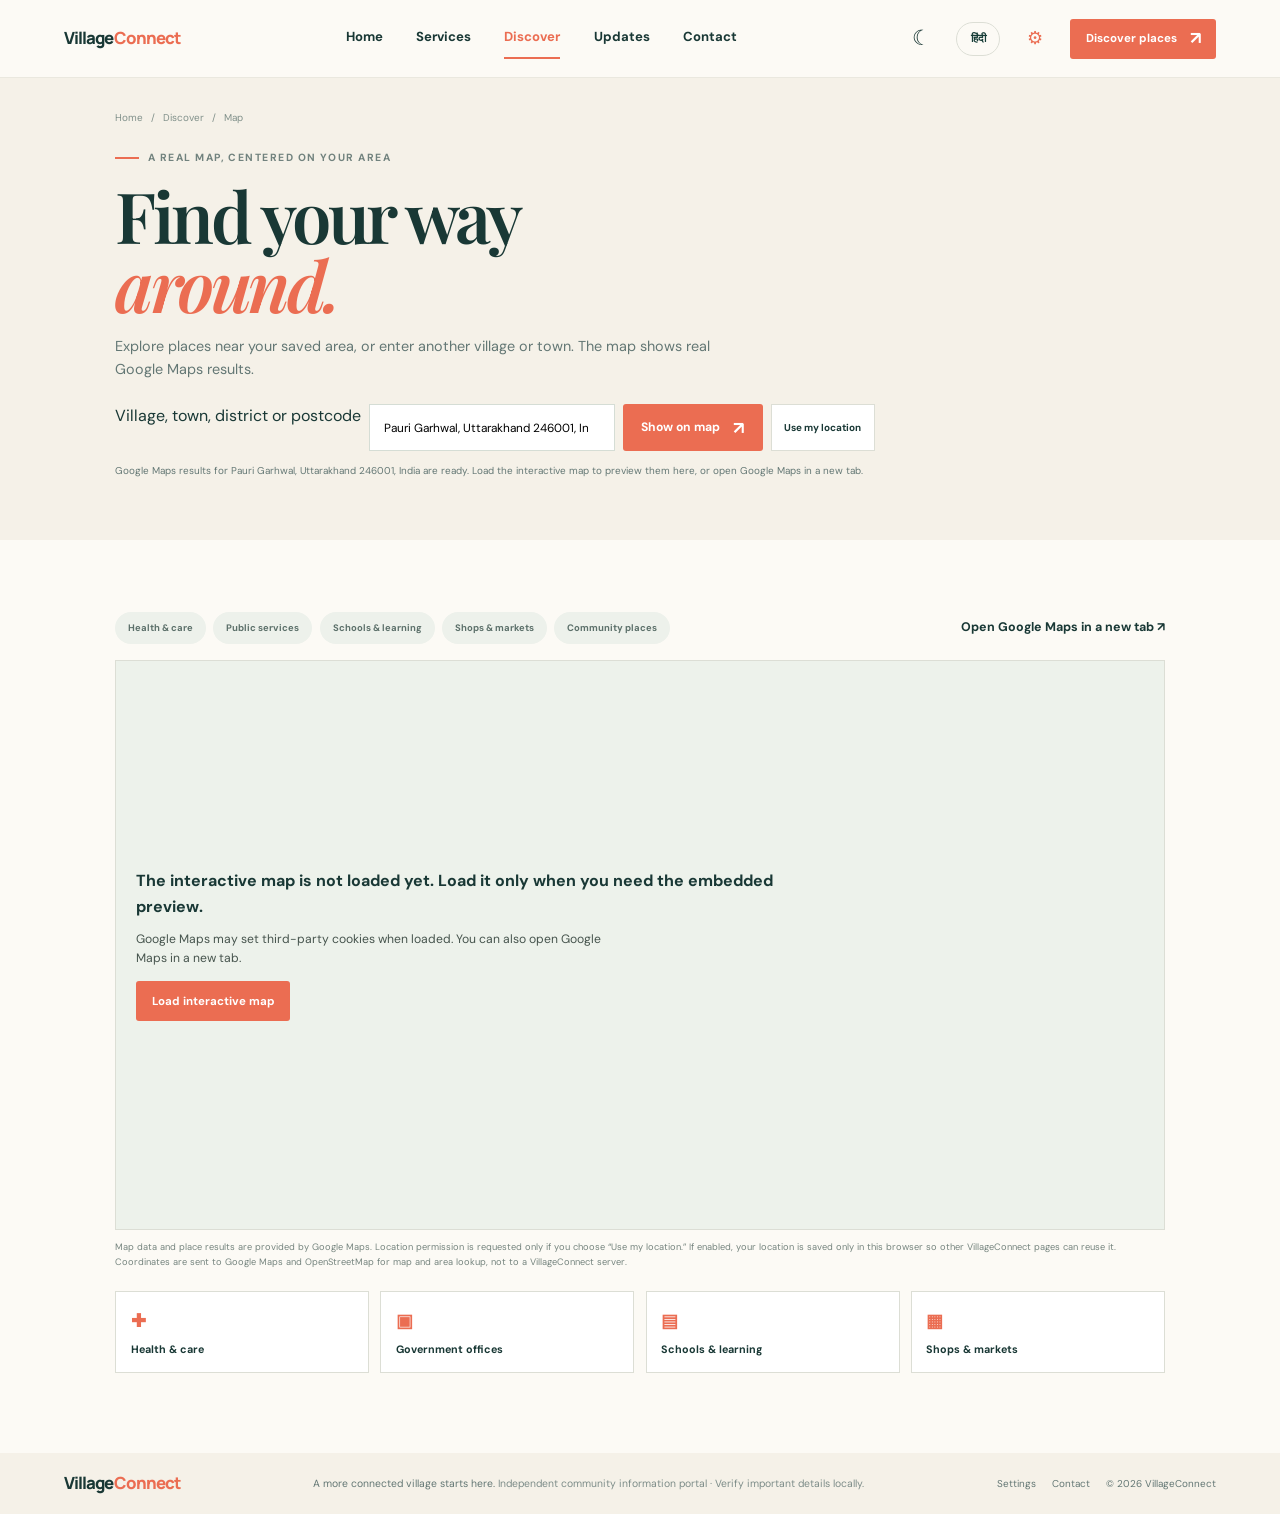
<file: map.html>
<!doctype html>
<html lang="en">
<head>
  <meta charset="utf-8"/><meta name="viewport" content="width=device-width,initial-scale=1"/><meta name="theme-color" content="#fcfaf5"/>
  <meta name="description" content="Search Google Maps for services and places near Pauri Garhwal, Uttarakhand (246001)."/>
  <title>Village Map — VillageConnect</title>
<link rel="icon" href="favicon.svg" type="image/svg+xml">
<link href="https://fonts.googleapis.com/css2?family=DM+Sans:wght@400;500;600;700&family=Manrope:wght@400;500;600;700;800&family=Playfair+Display:ital,wght@0,600;0,700;1,600&display=swap" rel="stylesheet"/><script src="theme-init.js"></script><link rel="stylesheet" href="styles.css?v=20261010-settings-mobile-layout"/>
</head>
<body data-page="map" data-default-location="Pauri Garhwal, Uttarakhand 246001, India"><a class="skip-link" href="#main">Skip to content</a>
<header class="site-header"><a class="brand" href="index.html"><span>Village<span>Connect</span></span></a><button class="menu-button" type="button" aria-label="Open menu" aria-expanded="false" aria-controls="primary-nav"><span></span><span></span><span></span></button><nav id="primary-nav" class="nav-links" aria-label="Main navigation"><a href="index.html">Home</a><a href="services.html">Services</a><a class="active" href="directory.html">Discover</a><a href="events.html">Updates</a><a href="feedback.html">Contact</a></nav><div class="header-actions"><button class="tool-button theme-toggle" type="button" aria-pressed="false" aria-label="Switch to night mode" title="Switch to night mode"><span class="theme-icon" aria-hidden="true">☾</span></button><a class="settings-link" href="settings.html" aria-label="Open settings" title="Settings"><span aria-hidden="true">⚙</span></a><a class="button button-small button-coral" href="directory.html">Discover places <span>↗</span></a></div></header>
<main id="main"><section class="page-hero"><div class="breadcrumbs"><a href="index.html">Home</a><span>/</span><a href="directory.html">Discover</a><span>/</span><span>Map</span></div><p class="eyebrow"><span></span> A REAL MAP, CENTERED ON YOUR AREA</p><h1>Find your way<br/><em>around.</em></h1><p class="lead map-intro">Explore places near your saved area, or enter another village or town. The map shows real Google Maps results.</p><form class="map-search-form" id="map-search-form"><label class="sr-only" for="area-input">Village, town, district or postcode</label><input id="area-input" name="area" type="search" placeholder="Village, town, district or postcode" required/><button class="button button-coral" type="submit">Show on map <span>↗</span></button><button class="location-button" id="current-location" type="button">Use my location</button></form><p class="map-status" id="map-status" aria-live="polite">Enter an area to load its real map and nearby results.</p></section>
<section class="page-content"><div class="map-tools"><div class="map-categories" aria-label="Search nearby categories"><a class="filter-chip" href="map.html?q=health+centre+clinic+pharmacy">Health & care</a><a class="filter-chip" href="map.html?q=government+office">Public services</a><a class="filter-chip" href="map.html?q=school+library">Schools & learning</a><a class="filter-chip" href="map.html?q=shops+market">Shops & markets</a><a class="filter-chip" href="map.html?q=community+centre+park">Community places</a></div><a class="text-link google-maps-link" target="_blank" rel="noopener noreferrer" href="https://www.google.com/maps/search/?api=1&amp;query=Pauri%20Garhwal%2C%20Uttarakhand%20246001%2C%20India">Open Google Maps in a new tab ↗</a></div><iframe class="google-map-frame" id="google-map" title="Google Map centered on your saved area" loading="lazy" referrerpolicy="no-referrer-when-downgrade" allowfullscreen></iframe><p class="map-note">Map data and place results are provided by Google Maps. Location permission is requested only if you choose “Use my location.” If enabled, your location is saved only in this browser so other VillageConnect pages can reuse it. Coordinates are sent to Google Maps and OpenStreetMap for map and area lookup, not to a VillageConnect server.</p><div class="nearby-grid"><a href="map.html?q=health+centre+clinic+pharmacy"><span>✚</span>Health & care</a><a href="map.html?q=government+office+public+service"><span>▣</span>Government offices</a><a href="map.html?q=school+library+training+centre"><span>▤</span>Schools & learning</a><a href="map.html?q=local+shops+market"><span>▦</span>Shops & markets</a></div></section></main>
<footer class="site-footer"><a class="brand" href="index.html"><span>Village<span>Connect</span></span></a><p>A more connected village starts here. <span class="footer-trust">Independent community information portal · Verify important details locally.</span></p><div class="footer-links"><a href="settings.html">Settings</a><a href="feedback.html">Contact</a><span>© 2026 VillageConnect</span></div></footer><script src="script.js?v=20261010-session-map-consent"></script><script src="language.js?v=20261010-session-map-consent"></script></body></html>
</file>
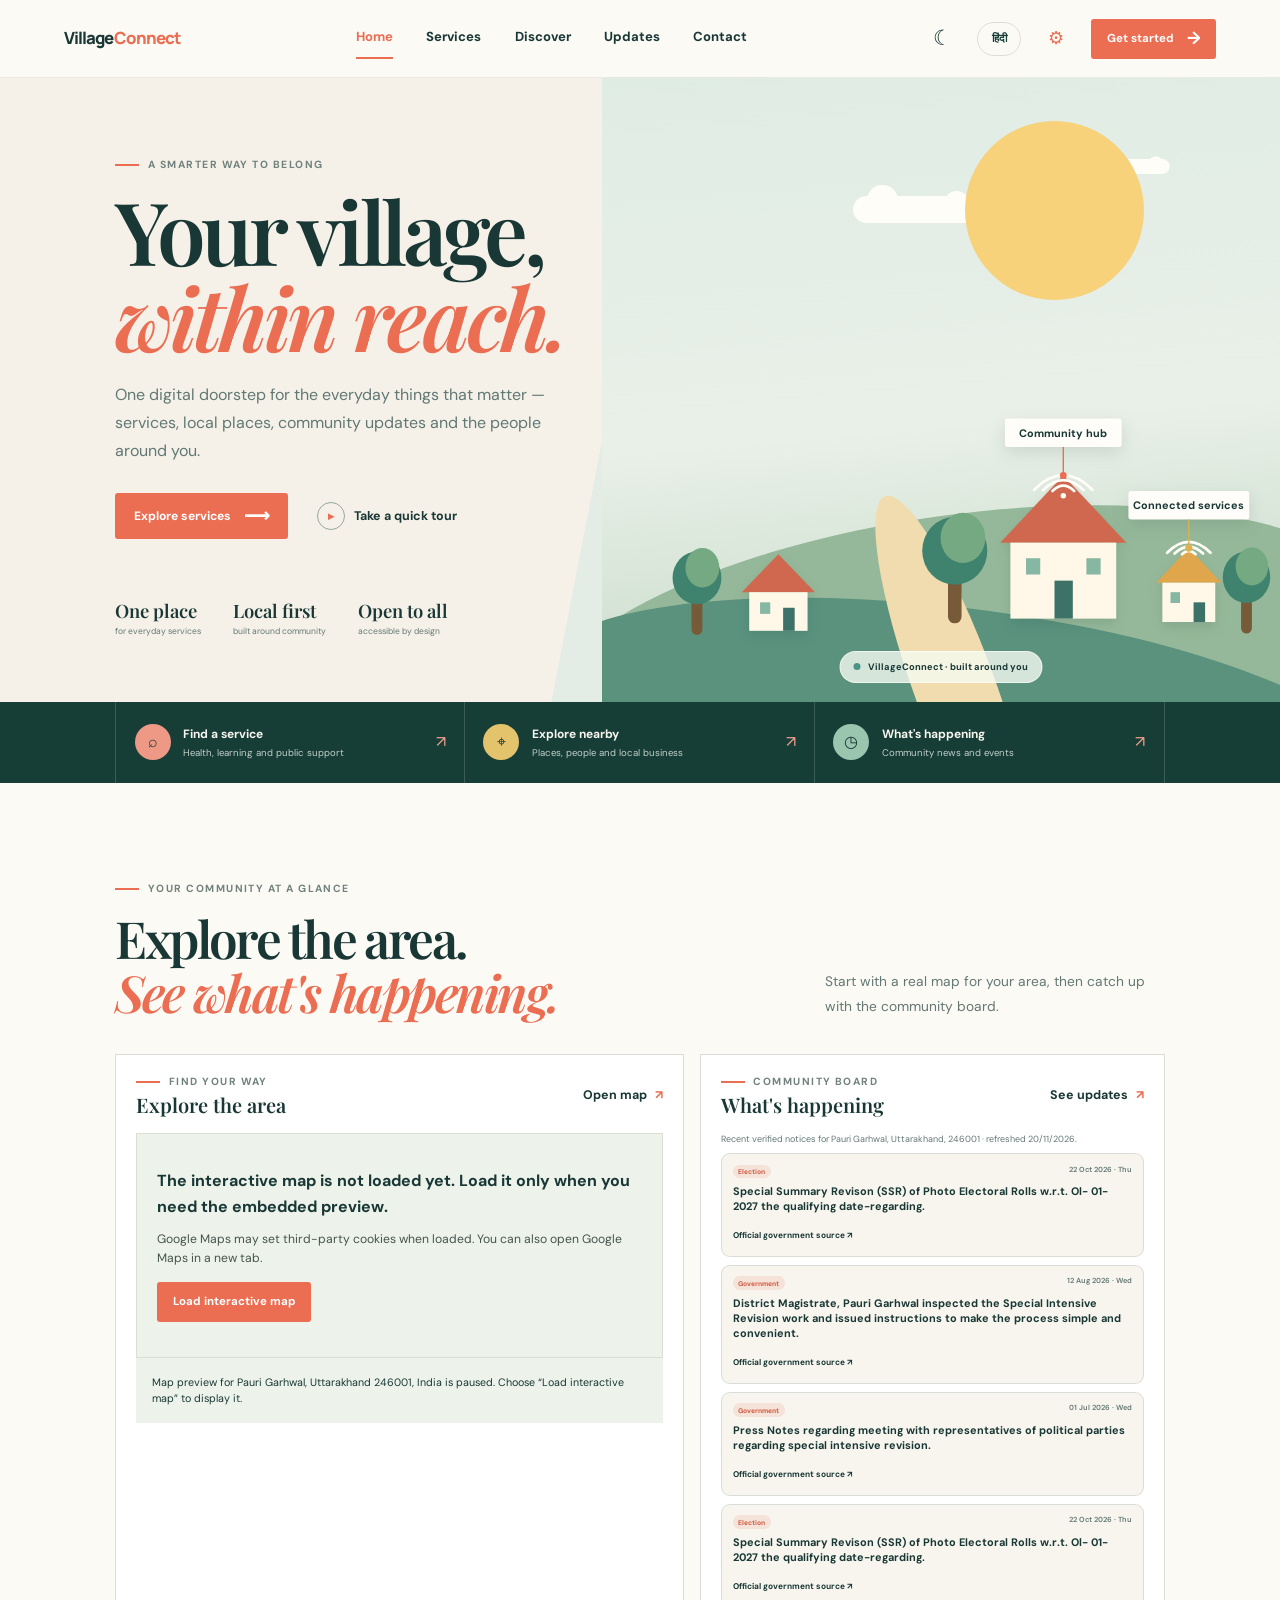
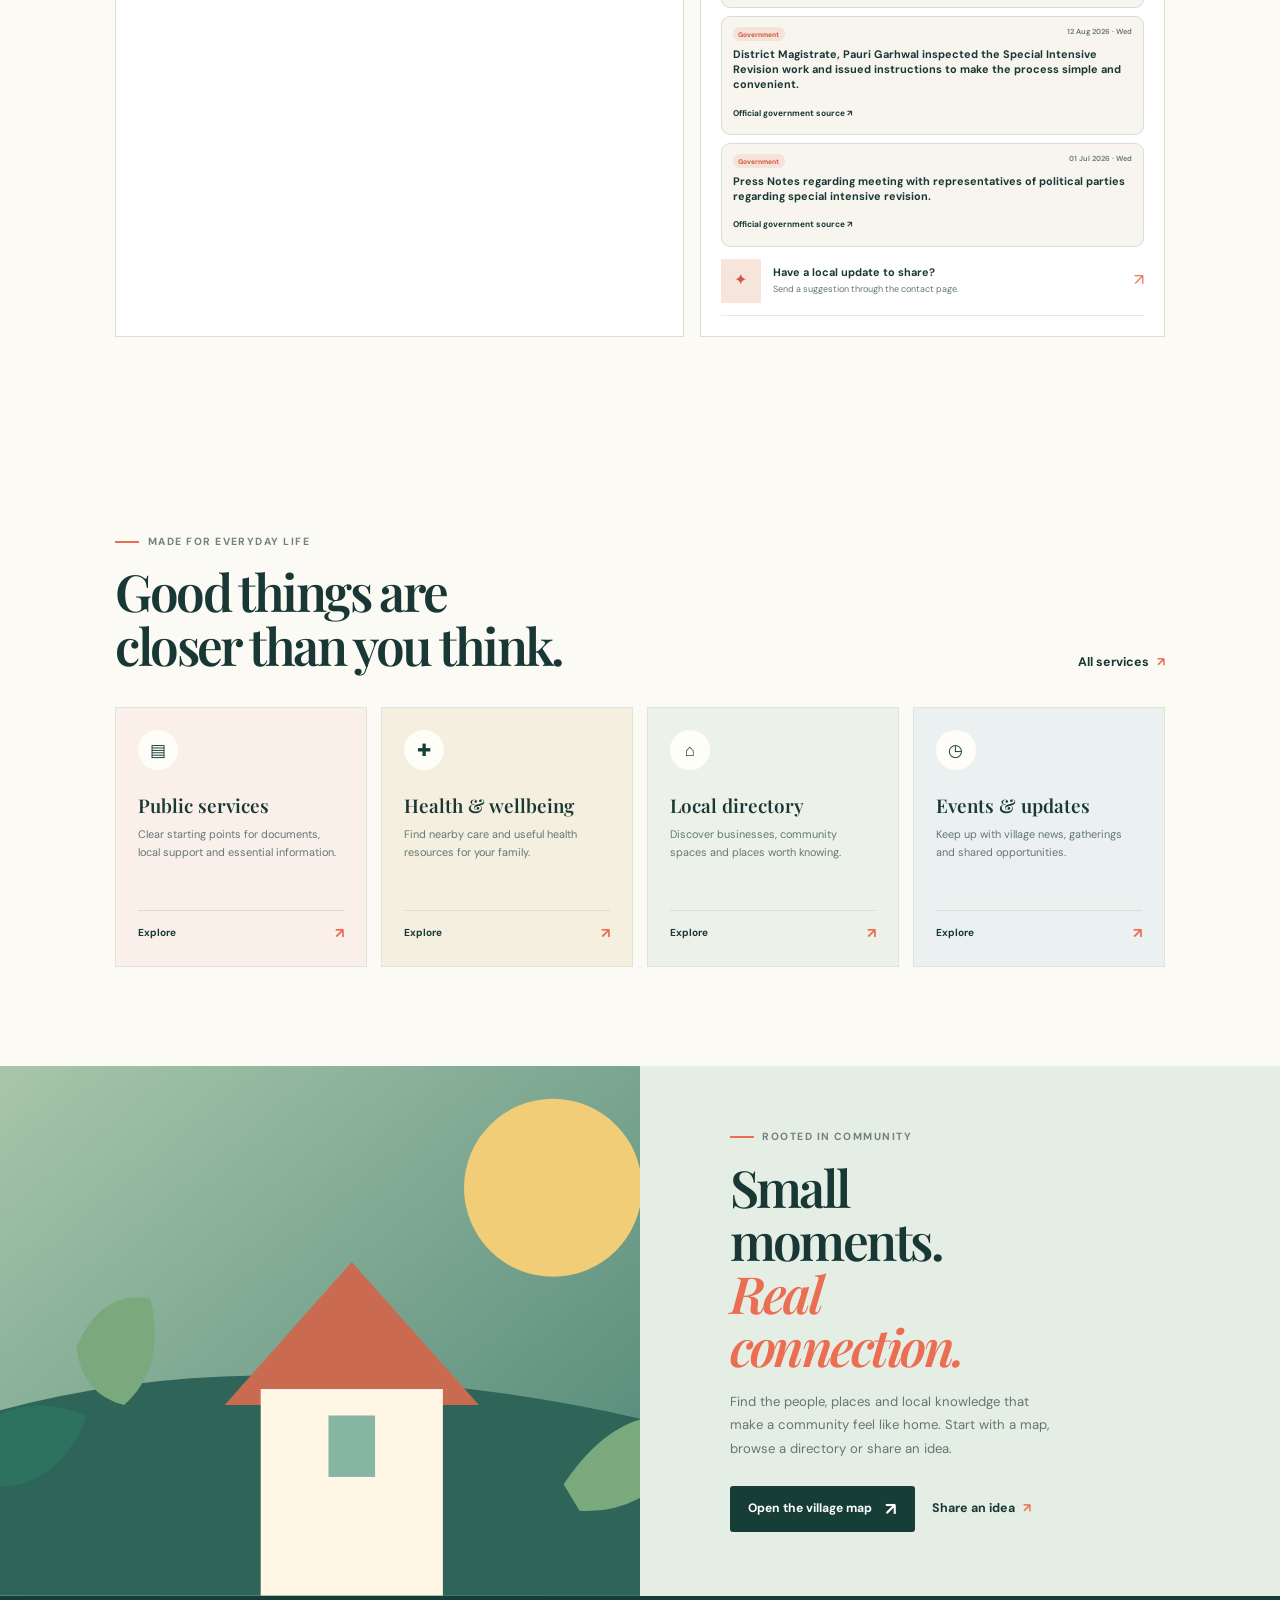
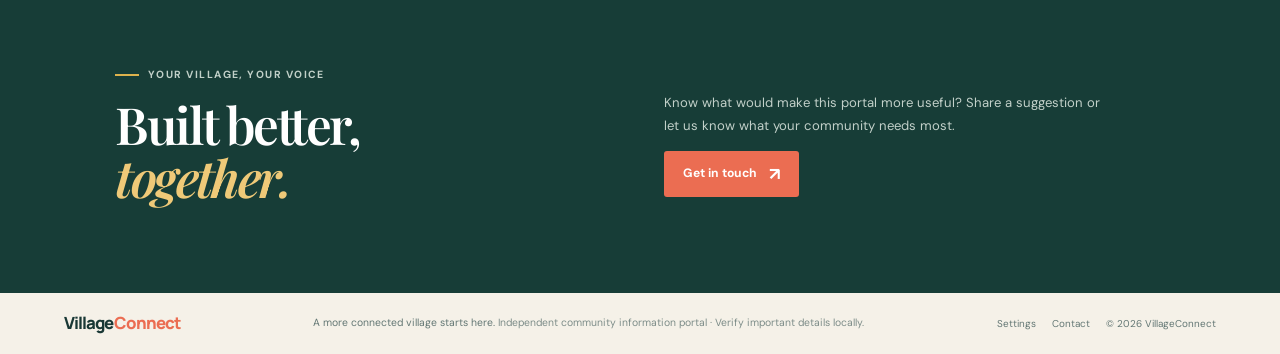
<file: portal.html>
<!doctype html>
<html lang="en">
<head>
  <meta charset="utf-8" />
  <meta name="viewport" content="width=device-width, initial-scale=1" />
  <meta http-equiv="refresh" content="0; url=index.html" />
  <meta name="robots" content="noindex" />
  <title>VillageConnect</title>
<link rel="icon" href="favicon.svg" type="image/svg+xml">
<script>window.location.replace('index.html');</script>
</head>
<body>
  <p>VillageConnect has one home page now. <a href="index.html">Continue to the VillageConnect home page</a>.</p>
<script src="language.js?v=20261010-session-map-consent"></script></body>
</html>
</file>
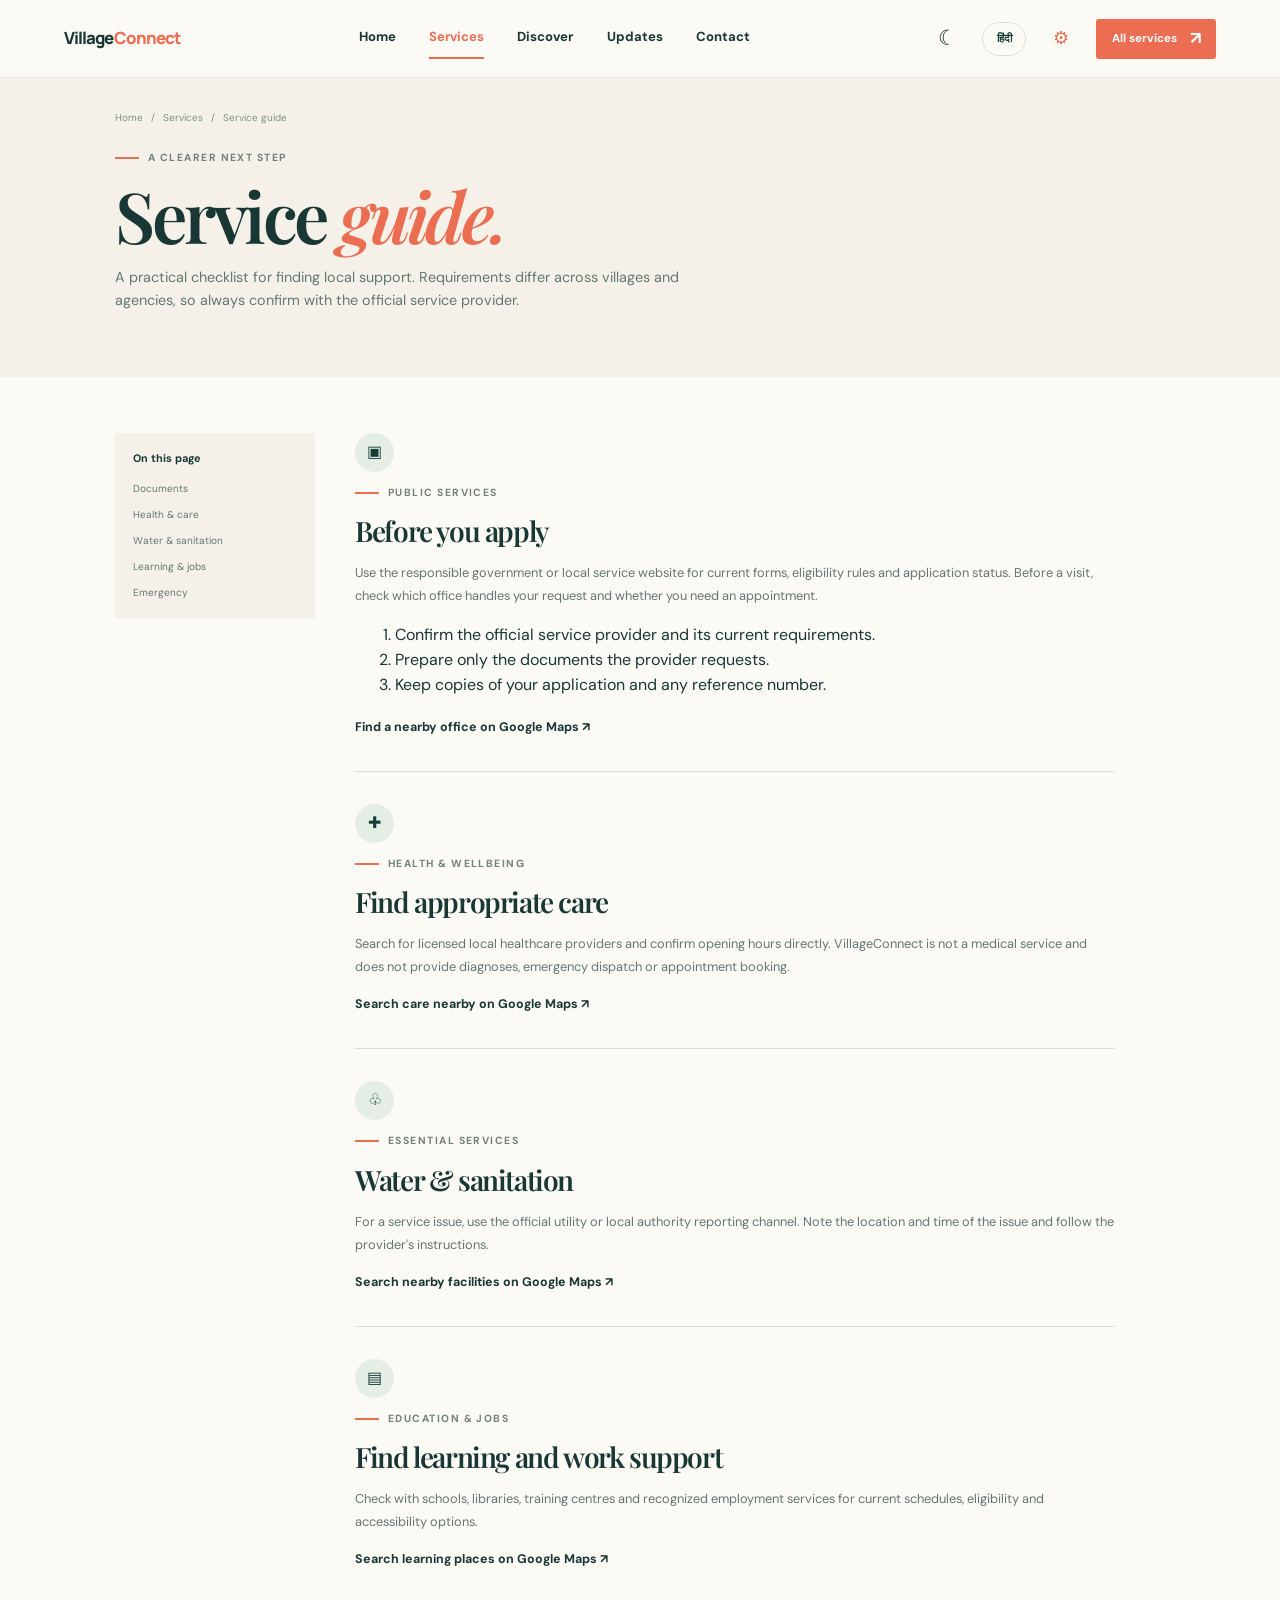
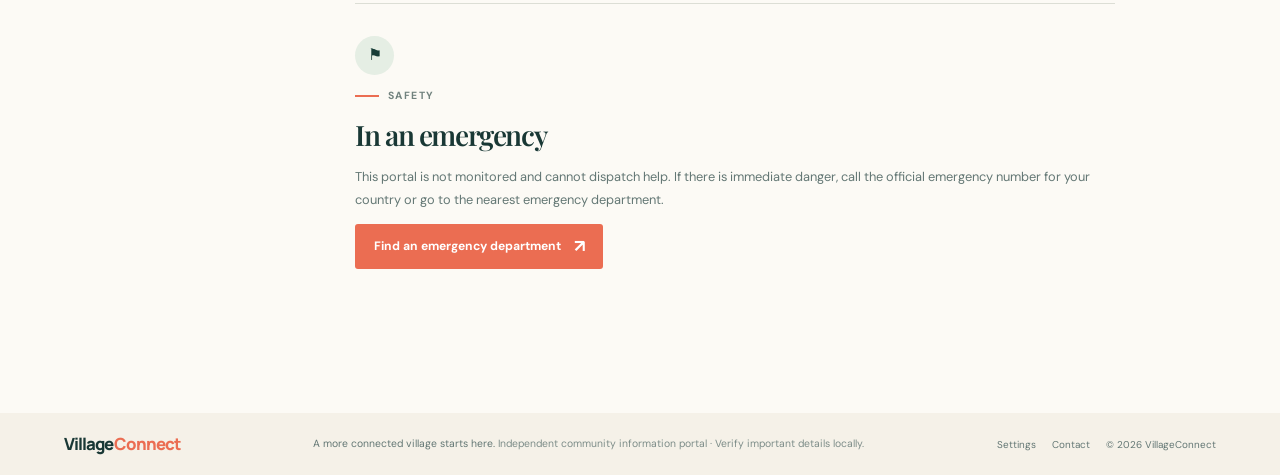
<file: service-guide.html>
<!doctype html>
<html lang="en"><head><meta charset="utf-8"/><meta name="viewport" content="width=device-width,initial-scale=1"/><meta name="theme-color" content="#fcfaf5"/><meta name="description" content="Practical guidance for finding public and community services."/>
<title>Service Guide — VillageConnect</title>
<link rel="icon" href="favicon.svg" type="image/svg+xml">
<link href="https://fonts.googleapis.com/css2?family=DM+Sans:wght@400;500;600;700&family=Manrope:wght@400;500;600;700;800&family=Playfair+Display:ital,wght@0,600;0,700;1,600&display=swap" rel="stylesheet"/><script src="theme-init.js"></script><link rel="stylesheet" href="styles.css?v=20261010-settings-mobile-layout"/></head><body data-page="services"><a class="skip-link" href="#main">Skip to content</a><header class="site-header"><a class="brand" href="index.html"><span>Village<span>Connect</span></span></a><button class="menu-button" type="button" aria-label="Open menu" aria-expanded="false" aria-controls="primary-nav"><span></span><span></span><span></span></button><nav id="primary-nav" class="nav-links" aria-label="Main navigation"><a href="index.html">Home</a><a class="active" href="services.html">Services</a><a href="directory.html">Discover</a><a href="events.html">Updates</a><a href="feedback.html">Contact</a></nav><div class="header-actions"><button class="tool-button theme-toggle" type="button" aria-pressed="false" aria-label="Switch to night mode" title="Switch to night mode"><span class="theme-icon" aria-hidden="true">☾</span></button><a class="settings-link" href="settings.html" aria-label="Open settings" title="Settings"><span aria-hidden="true">⚙</span></a><a class="button button-small button-coral" href="services.html">All services <span>↗</span></a></div></header>
<main id="main"><section class="page-hero"><div class="breadcrumbs"><a href="index.html">Home</a><span>/</span><a href="services.html">Services</a><span>/</span><span>Service guide</span></div><p class="eyebrow"><span></span> A CLEARER NEXT STEP</p><h1>Service <em>guide.</em></h1><p class="lead">A practical checklist for finding local support. Requirements differ across villages and agencies, so always confirm with the official service provider.</p></section><section class="page-content guide-layout"><aside class="guide-nav"><b>On this page</b><a href="#documents">Documents</a><a href="#health">Health & care</a><a href="#water">Water & sanitation</a><a href="#learning">Learning & jobs</a><a href="#emergency">Emergency</a></aside><div class="guide-articles"><article id="documents"><span class="catalog-icon">▣</span><p class="eyebrow"><span></span> PUBLIC SERVICES</p><h2>Before you apply</h2><p>Use the responsible government or local service website for current forms, eligibility rules and application status. Before a visit, check which office handles your request and whether you need an appointment.</p><ol><li>Confirm the official service provider and its current requirements.</li><li>Prepare only the documents the provider requests.</li><li>Keep copies of your application and any reference number.</li></ol><a class="arrow-link" href="map.html?q=government+service+office">Find a nearby office on Google Maps ↗</a></article><article id="health"><span class="catalog-icon">✚</span><p class="eyebrow"><span></span> HEALTH & WELLBEING</p><h2>Find appropriate care</h2><p>Search for licensed local healthcare providers and confirm opening hours directly. VillageConnect is not a medical service and does not provide diagnoses, emergency dispatch or appointment booking.</p><a class="arrow-link" href="map.html?q=clinic+health+centre+pharmacy">Search care nearby on Google Maps ↗</a></article><article id="water"><span class="catalog-icon">♧</span><p class="eyebrow"><span></span> ESSENTIAL SERVICES</p><h2>Water & sanitation</h2><p>For a service issue, use the official utility or local authority reporting channel. Note the location and time of the issue and follow the provider's instructions.</p><a class="arrow-link" href="map.html?q=water+utility+office+public+toilet">Search nearby facilities on Google Maps ↗</a></article><article id="learning"><span class="catalog-icon">▤</span><p class="eyebrow"><span></span> EDUCATION & JOBS</p><h2>Find learning and work support</h2><p>Check with schools, libraries, training centres and recognized employment services for current schedules, eligibility and accessibility options.</p><a class="arrow-link" href="map.html?q=school+library+training+centre">Search learning places on Google Maps ↗</a></article><article id="emergency"><span class="catalog-icon">⚑</span><p class="eyebrow"><span></span> SAFETY</p><h2>In an emergency</h2><p>This portal is not monitored and cannot dispatch help. If there is immediate danger, call the official emergency number for your country or go to the nearest emergency department.</p><a class="button button-coral" href="map.html?q=emergency+department">Find an emergency department <span>↗</span></a></article></div></section></main><footer class="site-footer"><a class="brand" href="index.html"><span>Village<span>Connect</span></span></a><p>A more connected village starts here. <span class="footer-trust">Independent community information portal · Verify important details locally.</span></p><div class="footer-links"><a href="settings.html">Settings</a><a href="feedback.html">Contact</a><span>© 2026 VillageConnect</span></div></footer><script src="script.js?v=20261010-session-map-consent"></script><script src="language.js?v=20261010-session-map-consent"></script></body></html>
</file>
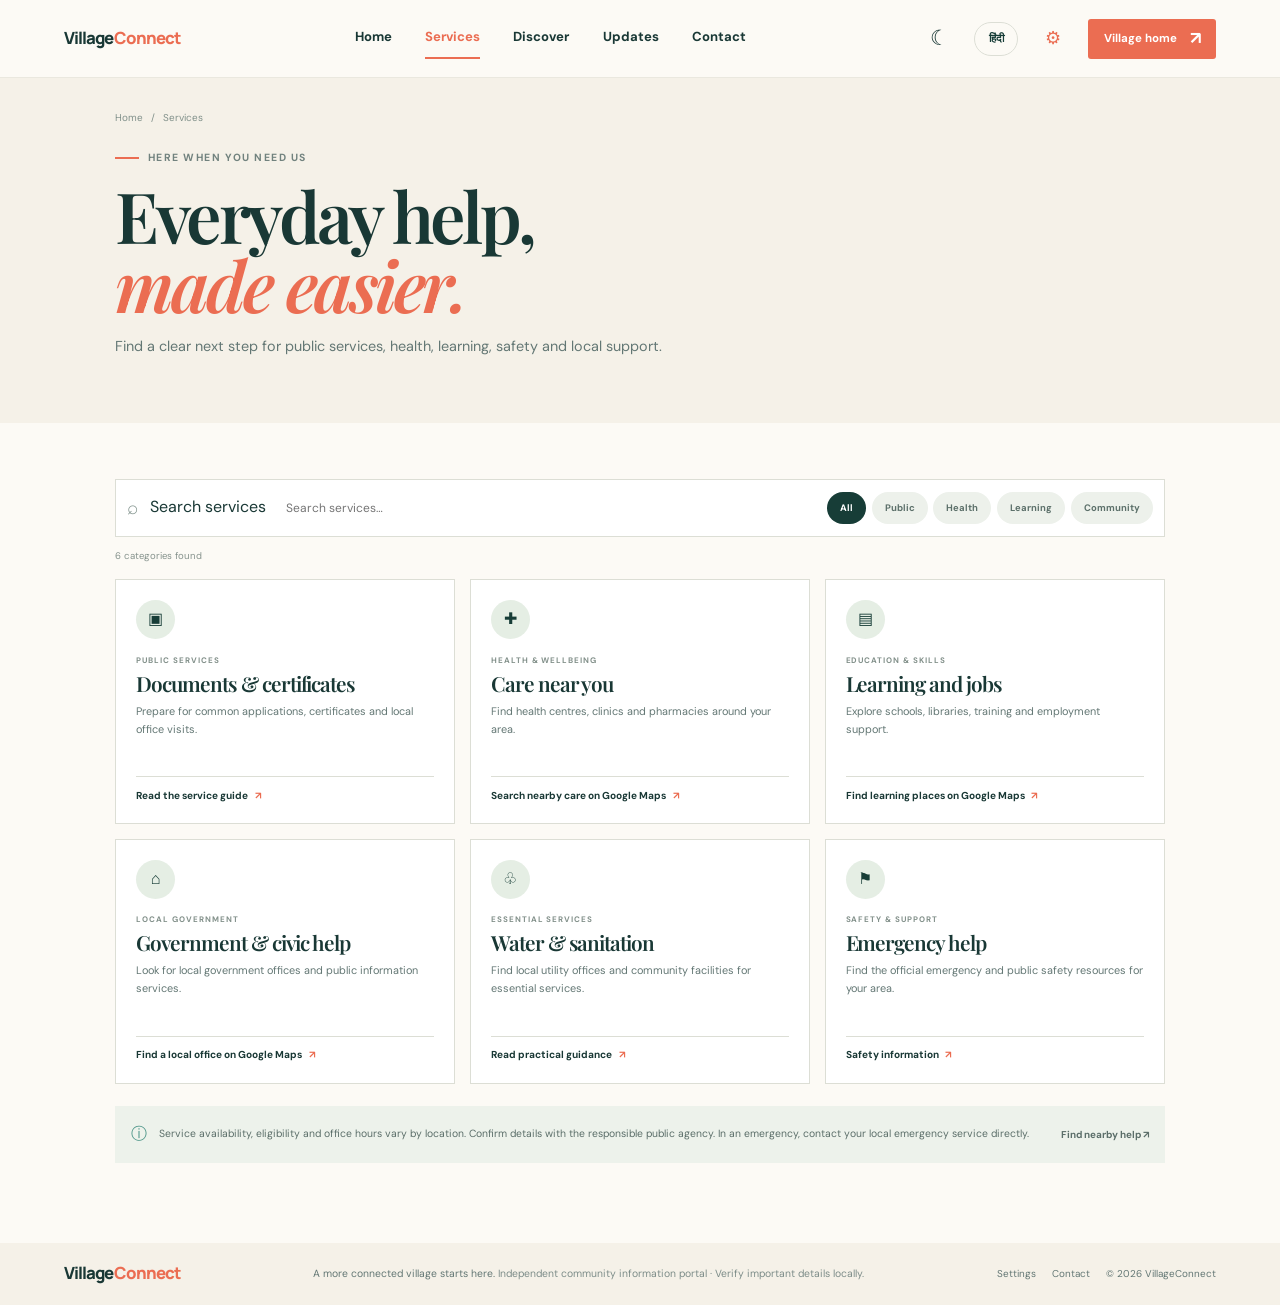
<file: services.html>
<!doctype html>
<html lang="en"><head><meta charset="utf-8"/><meta name="viewport" content="width=device-width,initial-scale=1"/><meta name="theme-color" content="#fcfaf5"/><meta name="description" content="Browse health, public, education and community service starting points on VillageConnect."/>
<title>Services — VillageConnect</title>
<link rel="icon" href="favicon.svg" type="image/svg+xml">
<link href="https://fonts.googleapis.com/css2?family=DM+Sans:wght@400;500;600;700&family=Manrope:wght@400;500;600;700;800&family=Playfair+Display:ital,wght@0,600;0,700;1,600&display=swap" rel="stylesheet"/><script src="theme-init.js"></script><link rel="stylesheet" href="styles.css?v=20261010-settings-mobile-layout"/></head>
<body data-page="services"><a class="skip-link" href="#main">Skip to content</a><header class="site-header"><a class="brand" href="index.html"><span>Village<span>Connect</span></span></a><button class="menu-button" type="button" aria-label="Open menu" aria-expanded="false" aria-controls="primary-nav"><span></span><span></span><span></span></button><nav id="primary-nav" class="nav-links" aria-label="Main navigation"><a href="index.html">Home</a><a class="active" href="services.html">Services</a><a href="directory.html">Discover</a><a href="events.html">Updates</a><a href="feedback.html">Contact</a></nav><div class="header-actions"><button class="tool-button theme-toggle" type="button" aria-pressed="false" aria-label="Switch to night mode" title="Switch to night mode"><span class="theme-icon" aria-hidden="true">☾</span></button><a class="settings-link" href="settings.html" aria-label="Open settings" title="Settings"><span aria-hidden="true">⚙</span></a><a class="button button-small button-coral" href="index.html">Village home <span>↗</span></a></div></header>
<main id="main"><section class="page-hero"><div class="breadcrumbs"><a href="index.html">Home</a><span>/</span><span>Services</span></div><p class="eyebrow"><span></span> HERE WHEN YOU NEED US</p><h1>Everyday help,<br/><em>made easier.</em></h1><p class="lead">Find a clear next step for public services, health, learning, safety and local support.</p></section>
<section class="page-content"><div class="filter-bar"><span>⌕</span><label class="sr-only" for="service-search">Search services</label><input id="service-search" type="search" placeholder="Search services…"/><div class="filter-buttons" role="group" aria-label="Filter services"><button class="filter-chip selected" type="button" data-filter="all">All</button><button class="filter-chip" type="button" data-filter="public">Public</button><button class="filter-chip" type="button" data-filter="health">Health</button><button class="filter-chip" type="button" data-filter="learning">Learning</button><button class="filter-chip" type="button" data-filter="community">Community</button></div></div><p class="result-count" aria-live="polite">Browse all service types</p>
<div class="service-catalog">
  <article class="catalog-card" id="public-services" data-category="public"><span class="catalog-icon">▣</span><span class="tag">PUBLIC SERVICES</span><h2>Documents & certificates</h2><p>Prepare for common applications, certificates and local office visits.</p><a class="card-action" href="service-guide.html#documents">Read the service guide <span>↗</span></a></article>
  <article class="catalog-card" id="health" data-category="health"><span class="catalog-icon">✚</span><span class="tag">HEALTH & WELLBEING</span><h2>Care near you</h2><p>Find health centres, clinics and pharmacies around your area.</p><a class="card-action" href="map.html?q=health+centre+clinic+pharmacy">Search nearby care on Google Maps <span>↗</span></a></article>
  <article class="catalog-card" data-category="learning"><span class="catalog-icon">▤</span><span class="tag">EDUCATION & SKILLS</span><h2>Learning and jobs</h2><p>Explore schools, libraries, training and employment support.</p><a class="card-action" href="map.html?q=school+library+training+centre">Find learning places on Google Maps <span>↗</span></a></article>
  <article class="catalog-card" data-category="public"><span class="catalog-icon">⌂</span><span class="tag">LOCAL GOVERNMENT</span><h2>Government & civic help</h2><p>Look for local government offices and public information services.</p><a class="card-action" href="map.html?q=government+office+municipal+service">Find a local office on Google Maps <span>↗</span></a></article>
  <article class="catalog-card" data-category="community"><span class="catalog-icon">♧</span><span class="tag">ESSENTIAL SERVICES</span><h2>Water & sanitation</h2><p>Find local utility offices and community facilities for essential services.</p><a class="card-action" href="service-guide.html#water">Read practical guidance <span>↗</span></a></article>
  <article class="catalog-card" data-category="community"><span class="catalog-icon">⚑</span><span class="tag">SAFETY & SUPPORT</span><h2>Emergency help</h2><p>Find the official emergency and public safety resources for your area.</p><a class="card-action" href="service-guide.html#emergency">Safety information <span>↗</span></a></article>
</div><div class="empty-state" hidden><span>⌕</span><h2>No services found</h2><p>Try another word or choose a different category.</p></div><div class="notice-card"><span>ⓘ</span><p>Service availability, eligibility and office hours vary by location. Confirm details with the responsible public agency. In an emergency, contact your local emergency service directly.</p><a href="map.html">Find nearby help ↗</a></div></section></main>
<footer class="site-footer"><a class="brand" href="index.html"><span>Village<span>Connect</span></span></a><p>A more connected village starts here. <span class="footer-trust">Independent community information portal · Verify important details locally.</span></p><div class="footer-links"><a href="settings.html">Settings</a><a href="feedback.html">Contact</a><span>© 2026 VillageConnect</span></div></footer><script src="script.js?v=20261010-session-map-consent"></script><script src="language.js?v=20261010-session-map-consent"></script></body></html>
</file>
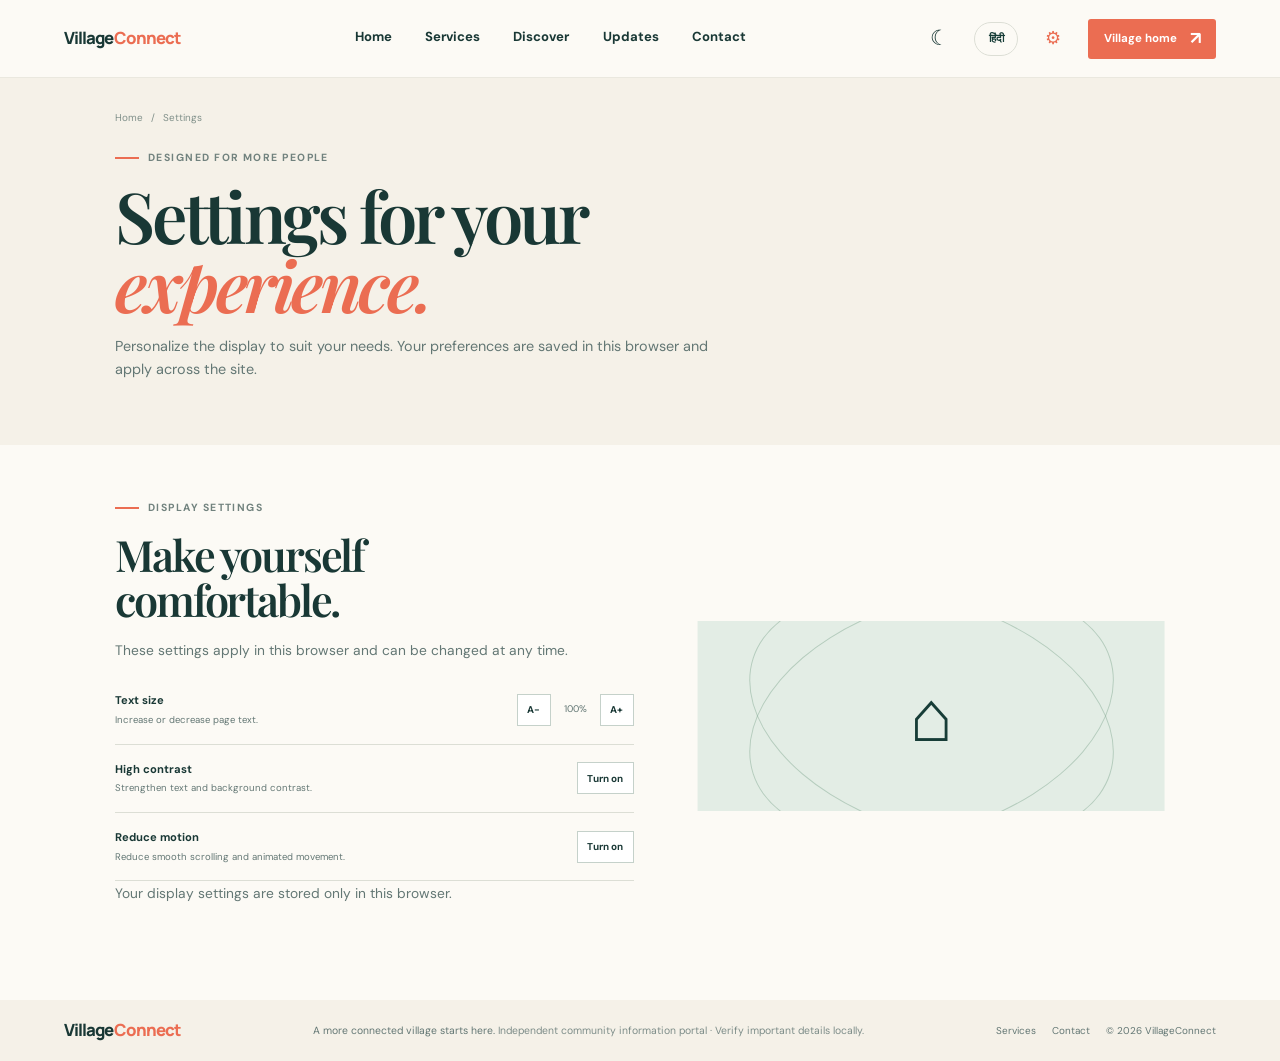
<file: settings.html>
<!doctype html>
<html lang="en"><head><meta charset="utf-8"/><meta name="viewport" content="width=device-width,initial-scale=1"/><meta name="theme-color" content="#fcfaf5"/><meta name="description" content="Display settings and access options for VillageConnect."/>
<title>Settings — VillageConnect</title>
<link rel="icon" href="favicon.svg" type="image/svg+xml">
<link href="https://fonts.googleapis.com/css2?family=DM+Sans:wght@400;500;600;700&family=Manrope:wght@400;500;600;700;800&family=Playfair+Display:ital,wght@0,600;0,700;1,600&display=swap" rel="stylesheet"/><script src="theme-init.js"></script><link rel="stylesheet" href="styles.css?v=20261010-settings-mobile-layout"/></head>
<body data-page="settings"><a class="skip-link" href="#main">Skip to content</a><header class="site-header"><a class="brand" href="index.html"><span>Village<span>Connect</span></span></a><button class="menu-button" type="button" aria-label="Open menu" aria-expanded="false" aria-controls="primary-nav"><span></span><span></span><span></span></button><nav id="primary-nav" class="nav-links" aria-label="Main navigation"><a href="index.html">Home</a><a href="services.html">Services</a><a href="directory.html">Discover</a><a href="events.html">Updates</a><a href="feedback.html">Contact</a></nav><div class="header-actions"><button class="tool-button theme-toggle" type="button" aria-pressed="false" aria-label="Switch to night mode" title="Switch to night mode"><span class="theme-icon" aria-hidden="true">☾</span></button><a class="settings-link" href="settings.html" aria-label="Open settings" title="Settings"><span aria-hidden="true">⚙</span></a><a class="button button-small button-coral" href="index.html">Village home <span>↗</span></a></div></header>
<main id="main"><section class="page-hero"><div class="breadcrumbs"><a href="index.html">Home</a><span>/</span><span>Settings</span></div><p class="eyebrow"><span></span> DESIGNED FOR MORE PEOPLE</p><h1>Settings for your<br/><em>experience.</em></h1><p class="lead">Personalize the display to suit your needs. Your preferences are saved in this browser and apply across the site.</p></section><section class="page-content settings-layout"><div class="settings-copy"><p class="eyebrow"><span></span> DISPLAY SETTINGS</p><h2>Make yourself<br/>comfortable.</h2><p class="muted-copy">These settings apply in this browser and can be changed at any time.</p><div class="settings-control"><div><b>Text size</b><small>Increase or decrease page text.</small></div><div class="font-buttons"><button type="button" class="font-control" data-font="down" aria-label="Decrease text size">A−</button><span class="font-size-indicator" aria-live="polite">100%</span><button type="button" class="font-control" data-font="up" aria-label="Increase text size">A+</button></div></div><div class="settings-control"><div><b>High contrast</b><small>Strengthen text and background contrast.</small></div><button type="button" class="contrast-button settings-toggle" aria-pressed="false">Turn on</button></div><div class="settings-control"><div><b>Reduce motion</b><small>Reduce smooth scrolling and animated movement.</small></div><button type="button" class="motion-button settings-toggle" aria-pressed="false">Turn on</button></div><p class="settings-message muted-copy" aria-live="polite">Your display settings are stored only in this browser.</p></div><aside><div class="settings-art" aria-hidden="true">⌂</div><span></span></aside></section></main>
<footer class="site-footer"><a class="brand" href="index.html"><span>Village<span>Connect</span></span></a><p>A more connected village starts here. <span class="footer-trust">Independent community information portal · Verify important details locally.</span></p><div class="footer-links"><a href="services.html">Services</a><a href="feedback.html">Contact</a><span>© 2026 VillageConnect</span></div></footer><script src="script.js?v=20261010-session-map-consent"></script><script src="language.js?v=20261010-session-map-consent"></script></body></html>
</file>
<file: styles.css>
:root {
  color-scheme: light;
  --ink: #193835;
  --forest: #173d37;
  --forest-light: #315d54;
  --coral: #eb6d52;
  --coral-dark: #cf5940;
  --gold: #ddb24d;
  --teal: #4b9487;
  --cream: #f5f1e8;
  --paper: #fcfaf5;
  --sage: #e3ede5;
  --muted: #637774;
  --line: #dcded5;
  --shadow: 0 16px 40px #153a3218;
}
* { box-sizing: border-box; }
html { scroll-behavior: smooth; scroll-padding-top: 86px; }
body { width: 100%; max-width: 100%; margin: 0; overflow-x: clip; background: var(--paper); color: var(--ink); font: 400 16px/1.55 'DM Sans', Arial, sans-serif; transition: background-color .55s ease, color .55s ease; }
img, iframe, video { max-width: 100%; }
main, section, article, aside, nav, footer { min-width: 0; }
a { color: inherit; text-decoration: none; }
button, input, textarea, select { font: inherit; }
button { color: inherit; }
[hidden] { display: none !important; }
.skip-link { position: fixed; z-index: 100; top: -5rem; left: 1rem; padding: .7rem 1rem; background: var(--forest); color: white; }
.skip-link:focus { top: 1rem; }
a:focus-visible, button:focus-visible, input:focus-visible, textarea:focus-visible, select:focus-visible { outline: 3px solid var(--coral); outline-offset: 3px; }
.site-header { height: 78px; padding: 0 clamp(1.25rem, 5vw, 5.3rem); display: flex; justify-content: space-between; align-items: center; background: rgba(252, 250, 245, .9); background: color-mix(in srgb, var(--paper) 88%, transparent); -webkit-backdrop-filter: blur(14px); backdrop-filter: blur(14px); position: sticky; top: 0; z-index: 20; border-bottom: 1px solid #eae8df; }
.brand { display: inline-flex; align-items: center; gap: .65rem; font: 800 1.05rem/1 'Manrope', sans-serif; letter-spacing: -.055em; white-space: nowrap; }
.brand > span:last-child > span { color: var(--coral); }
.nav-links { display: flex; gap: clamp(1rem, 2.6vw, 2.3rem); align-items: center; font-size: .82rem; font-weight: 700; }
.nav-links a { padding: .6rem 0; border-bottom: 2px solid transparent; }
.nav-links a:hover, .nav-links a.active { color: var(--coral); border-color: var(--coral); }
.header-actions { display: flex; align-items: center; gap: 1rem; }
.tool-button { border: 0; background: transparent; font-size: 1.3rem; cursor: pointer; }
.theme-toggle { width: 38px; height: 38px; display: grid; place-items: center; border-radius: 50%; color: var(--ink); transition: background-color .3s ease, color .3s ease; }
.theme-toggle:hover { background: var(--sage); }
.settings-link { width: 38px; height: 38px; display: grid; place-items: center; flex: 0 0 38px; border-radius: 50%; color: var(--coral); font-size: 1.15rem; line-height: 1; transition: background-color .25s ease, color .25s ease, transform .35s ease; }
.settings-link:hover { background: var(--sage); transform: rotate(35deg); }
.theme-icon { display: inline-block; line-height: 1; transition: transform .55s cubic-bezier(.2,.8,.2,1); }
html.night-mode .theme-icon { transform: rotate(-28deg); }
.site-header, .site-footer, .page-hero, .filter-bar, .portal-panel, .catalog-card, .place-card, .board-panel, .feedback-form-card, .guide-nav, .nearby-grid a, .board-empty, .map-fallback, .portal-footnote, .board-categories span, .board-categories .map-category-button, .feedback-aside, .empty-state, .discover-band, .home-contact, .filter-chip, .favorite-toggle, .copy-number, .font-control, .settings-toggle, .location-button { transition: background-color .55s ease, color .55s ease, border-color .55s ease; }
.menu-button { display: none; }
.button { min-height: 44px; border: 1px solid transparent; border-radius: 3px; display: inline-flex; align-items: center; justify-content: center; gap: .8rem; padding: .78rem 1.1rem; background: var(--forest); color: white; font-size: .76rem; font-weight: 700; cursor: pointer; transition: transform .18s ease, background .18s ease; }
.button:hover { transform: translateY(-2px); background: var(--forest-light); }
.button span { font-size: 1.1rem; line-height: .8; }
.button-small { min-height: 40px; padding: .62rem .9rem; font-size: .72rem; }
.button-coral { background: var(--coral); }
.button-coral:hover { background: var(--coral-dark); }
.button-dark { background: var(--forest); }
.button-outline { color: var(--forest); border-color: #aab9ae; background: transparent; }
.button-outline:hover { color: white; background: var(--forest); }
.text-link, .arrow-link { font-size: .78rem; font-weight: 700; }
.text-link span, .arrow-link span { color: var(--coral); margin-left: .3rem; }
.eyebrow { display: flex; align-items: center; gap: .55rem; margin: 0 0 1.05rem; color: #71827e; font-size: .65rem; line-height: 1.3; letter-spacing: .14em; font-weight: 700; }
.eyebrow > span { display: inline-block; width: 24px; height: 2px; background: var(--coral); }
h1, h2, h3, p { margin-top: 0; }
h1, h2 { font-family: 'Playfair Display', Georgia, serif; font-weight: 600; letter-spacing: -.05em; }
h1 em, h2 em { color: var(--coral); font-weight: 600; }
h1 { font-size: clamp(3.2rem, 6.1vw, 5.5rem); line-height: .98; margin-bottom: 1.35rem; }
h2 { font-size: clamp(2.2rem, 4vw, 3.5rem); line-height: 1.04; margin-bottom: 1rem; }
h3 { font: 600 1.25rem/1.2 'Playfair Display', Georgia, serif; }
.muted-copy { color: var(--muted); font-size: .86rem; line-height: 1.8; }

/* Landing page */
.landing-hero { min-height: 600px; display: grid; grid-template-columns: 47% 53%; position: relative; overflow: hidden; background: linear-gradient(101deg, var(--cream) 0 48%, var(--sage) 48% 100%); padding: 5rem clamp(1.5rem, 9vw, 9rem) 4rem; }
.landing-copy { position: relative; z-index: 5; max-width: 570px; align-self: center; }
.landing-copy h1 { font-size: clamp(3.8rem, 6.8vw, 6.2rem); color: var(--ink); }
.landing-copy h1 em { color: var(--coral); }
.landing-lead { max-width: 480px; color: #617875; font-size: 1rem; line-height: 1.75; margin: 0 0 1.8rem; }
.hero-actions { display: flex; align-items: center; gap: 1.5rem; flex-wrap: wrap; }
.tour-link { display: inline-flex; align-items: center; }
.play { width: 28px; height: 28px; margin-right: .55rem; border: 1px solid #94a7a1; border-radius: 50%; display: inline-grid; place-items: center; font-size: .5rem; }
.landing-proof { display: flex; gap: 2rem; margin-top: 3.7rem; }
.landing-proof span { display: flex; flex-direction: column; font-size: .64rem; color: var(--muted); }
.landing-proof b { color: var(--ink); font: 600 1.15rem 'Playfair Display', Georgia, serif; margin-bottom: .1rem; }
.landing-art { position: absolute; inset: 0 0 0 47%; overflow: hidden; background: linear-gradient(175deg, #dfece4 0%, #e9f0e8 55%, #c2d8c4 100%); transition: background .9s ease; }
.art-sky { position: absolute; inset: 0 0 37%; }
.art-sun { position: absolute; z-index: 2; top: 11%; right: 20%; width: clamp(64px, 14vw, 220px); aspect-ratio: 1; border-radius: 50%; background: #f7d27a; transition: background-color .75s ease, transform .85s ease, box-shadow .85s ease; }
.art-sun::after { content: ''; position: absolute; inset: -2%; border-radius: 50%; background: #142344; opacity: 0; transform: translate(0, 0) scale(.82); transition: opacity .65s ease, transform .85s cubic-bezier(.2,.8,.2,1); }
.art-star { position: absolute; z-index: 1; color: #f5f0d8; opacity: 0; transform: scale(.45); text-shadow: 0 0 12px #e9efff99; transition: opacity .7s ease, transform .8s cubic-bezier(.2,.8,.2,1); }
.star-one { top: 18%; left: 20%; font-size: 14px; }
.star-two { top: 44%; left: 30%; font-size: 18px; }
.star-three { top: 24%; right: 43%; font-size: 11px; }
.star-four { top: 53%; right: 18%; font-size: 17px; }
.star-five { top: 14%; right: 35%; font-size: 28px; }
.art-cloud { position: absolute; width: clamp(46px, 13vw, 130px); height: clamp(12px, 2.7vw, 27px); border-radius: 100px; background: #fffdf8; }
.art-cloud::before, .art-cloud::after { content: ''; position: absolute; bottom: 7px; border-radius: 50%; background: inherit; }
.art-cloud::before { left: clamp(8px, 1.15vw, 22px); width: clamp(16px, 2.4vw, 46px); height: clamp(16px, 2.4vw, 46px); }
.art-cloud::after { right: clamp(7px, 1.05vw, 20px); width: clamp(14px, 1.95vw, 37px); height: clamp(14px, 1.95vw, 37px); }
.cloud-a { top: 30%; left: 37%; }
.cloud-b { top: 19%; right: 12%; transform: scale(.55); }
.art-hill { position: absolute; bottom: -18%; left: -10%; width: 125%; border-radius: 50% 50% 0 0; }
.art-hill-back { height: 48%; background: #96b89a; transform: rotate(-8deg); }
.art-hill-front { height: 37%; bottom: -22%; background: #5a927e; transform: rotate(7deg); }
.art-path { position: absolute; bottom: -30%; left: 46%; width: 12%; height: 65%; transform: rotate(-20deg); border-radius: 50%; background: #f0dcae; }
.village-scene { position: absolute; z-index: 3; inset: 0; display: block; width: 100%; height: 100%; }
.scene-home { filter: drop-shadow(0 8px 9px #244f4225); }
.scene-wall { fill: #fff8e8; transition: fill .8s ease; }
.scene-roof { fill: #cf684e; transition: fill .8s ease; }
.scene-roof-gold { fill: #e0a64b; }
.scene-door { fill: #3c7267; transition: fill .8s ease; }
.scene-window { fill: #86b7a2; transition: fill .8s ease; }
.scene-trunk { fill: #775b39; transition: fill .8s ease; }
.scene-canopy { fill: #3f836f; transition: fill .8s ease; }
.scene-canopy-light { fill: #74a981; transition: fill .8s ease; }
.scene-signal { fill: none; stroke: #fffdf8; stroke-width: 4; stroke-linecap: round; transition: opacity .8s ease; }
.scene-signal circle { fill: #fffdf8; stroke: none; }
.scene-label rect { fill: #fffdf9; filter: drop-shadow(0 8px 12px #19383520); }
.scene-label text { fill: #193835; font: 700 16px 'DM Sans', Arial, sans-serif; text-anchor: middle; }
.scene-label-line { fill: none; stroke: #eb6d52; stroke-width: 2; }
.scene-label-dot { fill: #eb6d52; }
.scene-label-gold .scene-label-line, .scene-label-gold .scene-label-dot { stroke: #ddb24d; fill: #ddb24d; }
.art-caption { position: absolute; z-index: 6; bottom: 1.2rem; left: 50%; transform: translateX(-50%); padding: .5rem .8rem; border: 1px solid #ffffff9c; border-radius: 100px; background: #f7fbf3c9; font-size: .58rem; font-weight: 700; white-space: nowrap; }
.art-caption span { display: inline-block; width: 7px; height: 7px; margin-right: .4rem; border-radius: 50%; background: var(--teal); }
.art-hill, .art-path, .art-cloud, .art-caption { transition: background-color .8s ease, border-bottom-color .8s ease, color .8s ease, opacity .8s ease, box-shadow .8s ease; }
.art-cloud { transition: background-color .8s ease, opacity .8s ease; }
.quick-actions { padding: 0 clamp(1.5rem, 9vw, 9rem); display: grid; grid-template-columns: repeat(3, 1fr); background: var(--forest); }
.quick-actions a { display: flex; align-items: center; gap: .8rem; padding: 1.4rem 1.15rem; color: #f7f6ef; border-right: 1px solid #ffffff29; transition: background .2s; }
.quick-actions a:first-child { border-left: 1px solid #ffffff29; }
.quick-actions a:hover { background: #ffffff0d; }
.quick-actions b, .quick-actions small { display: block; }
.quick-actions b { font-size: .75rem; }
.quick-actions small { margin-top: .15rem; color: #c2d0c9; font-size: .6rem; }
.quick-actions i { margin-left: auto; color: #f5a28f; font-style: normal; }
.quick-icon { width: 36px; height: 36px; flex: 0 0 auto; border-radius: 50%; display: grid; place-items: center; color: var(--ink); font-size: 1rem; }
.quick-coral { background: #ed9985; }.quick-gold { background: #e4c36d; }.quick-green { background: #9ac5ae; }
.section { padding: 6.2rem clamp(1.5rem, 9vw, 9rem); }
.section-heading { display: flex; justify-content: space-between; align-items: end; gap: 1.5rem; margin-bottom: 2.2rem; }
.section-heading h2 { margin-bottom: 0; }
.home-community .section-heading > p { max-width: 340px; margin: 0; }
.service-grid { display: grid; grid-template-columns: repeat(4, 1fr); gap: .9rem; }
.service-card { display: flex; flex-direction: column; min-height: 260px; padding: 1.35rem; border: 1px solid #e0e3da; transition: transform .2s, box-shadow .2s, background-color .55s ease, color .55s ease, border-color .55s ease; }
.service-card:hover { transform: translateY(-4px); box-shadow: var(--shadow); }
.service-coral { background: #faf0e9; }.service-gold { background: #f4efdf; }.service-green { background: #edf2e9; }.service-blue { background: #ebf1f1; }
.service-icon { width: 40px; height: 40px; display: grid; place-items: center; margin-bottom: 1.6rem; border-radius: 50%; background: #fffdf8; color: var(--forest); font-size: 1.05rem; }
.service-card h3 { margin: 0 0 .5rem; font-size: 1.18rem; }
.service-card p { margin: 0 0 1rem; color: var(--muted); font-size: .68rem; line-height: 1.65; }
.card-arrow { display: flex; justify-content: space-between; align-items: center; margin-top: auto; padding-top: .7rem; border-top: 1px solid #d9dfd6; font-size: .63rem; font-weight: 700; }
.card-arrow b { color: var(--coral); font-size: .9rem; }
.discover-band { display: grid; grid-template-columns: 1fr 1fr; background: #e4eee5; }
.discover-art { position: relative; min-height: 420px; overflow: hidden; background: linear-gradient(140deg, #a8c6ab, #4d8575); transition: background .9s ease; }
.discover-scene { position: absolute; inset: 0; display: block; width: 100%; height: 100%; }
.discover-hill { fill: #2e6558; transition: fill .8s ease; }
.discover-sun { fill: #f1cd78; transform-origin: 720px 115px; transition: fill .75s ease, transform .85s ease, filter .85s ease; }
.discover-moon-shadow { fill: #203b53; opacity: 0; transform-origin: 720px 115px; transition: opacity .65s ease, transform .85s cubic-bezier(.2,.8,.2,1); }
.discover-roof { fill: #ca6b51; transition: fill .8s ease; }
.discover-wall { fill: #fff6e5; transition: fill .8s ease; }
.discover-window { fill: #86b6a1; transition: fill .8s ease; }
.discover-leaf { transition: fill .8s ease; }
.discover-leaf-one { fill: #2d725f; }
.discover-leaf-two, .discover-leaf-three { fill: #79a97d; }
.discover-stamp rect { fill: none; stroke: #ffffffa6; stroke-width: 1.5; }
.discover-stamp text { fill: #fff; font: 700 15px 'DM Sans', Arial, sans-serif; letter-spacing: 2px; text-anchor: middle; }
.discover-copy { align-self: center; max-width: 500px; padding: 4rem clamp(2rem, 7vw, 7rem); }
.discover-copy p:not(.eyebrow) { color: var(--muted); font-size: .82rem; line-height: 1.8; }
.discover-links { display: flex; align-items: center; gap: 1.1rem; flex-wrap: wrap; margin-top: 1.6rem; }
.updates-grid { display: grid; grid-template-columns: repeat(3, 1fr); gap: 1rem; }
.update-card { display: flex; flex-direction: column; border: 1px solid var(--line); background: white; min-height: 260px; padding-bottom: 1rem; transition: transform .2s, box-shadow .2s; }
.update-card:hover { transform: translateY(-3px); box-shadow: var(--shadow); }
.update-art { height: 120px; display: grid; place-items: center; color: white; font-size: 2rem; }
.update-art-market { background: linear-gradient(135deg, #bb7459, #e2b361); }.update-art-calendar { background: linear-gradient(135deg, #416f70, #8eb39a); }.update-art-people { background: linear-gradient(135deg, #637d8c, #93b8a5); }
.update-meta { margin: 1rem 1rem .35rem; color: #7c8b86; font-size: .52rem; letter-spacing: .12em; font-weight: 700; }
.update-card>b { margin: 0 1rem .9rem; font: 600 1.12rem/1.3 'Playfair Display', Georgia, serif; }
.update-open { margin: auto 1rem 0; padding-top: .65rem; border-top: 1px solid var(--line); font-size: .63rem; font-weight: 700; }
.home-updates { background: #f8f6ef; }
.home-contact { display: grid; grid-template-columns: 1fr 1fr; align-items: center; gap: 3rem; padding: 4.5rem clamp(1.5rem, 9vw, 9rem); background: var(--forest); color: white; }
.home-contact h2 em { color: #efc978; }
.home-contact>div:last-child p { max-width: 440px; color: #c2d0c9; font-size: .82rem; line-height: 1.75; }
.home-contact .eyebrow { color: #c1d0c8; }
.home-contact .eyebrow>span { background: var(--gold); }
.site-footer { display: flex; align-items: center; justify-content: space-between; gap: 1rem; padding: 1.4rem clamp(1.25rem, 5vw, 5.3rem); background: var(--cream); }
.site-footer>p { margin: 0; color: var(--muted); font-size: .65rem; }
.footer-trust { opacity: .82; }
.footer-links { display: flex; align-items: center; gap: 1rem; color: var(--muted); font-size: .62rem; }
.footer-links a:hover { color: var(--coral-dark); }

/* Shared page elements */
.page-hero { position: relative; padding: 2rem clamp(1.5rem, 9vw, 9rem) 3.2rem; background: var(--cream); overflow: hidden; }
.page-hero h1 { font-size: clamp(3rem, 5.5vw, 4.7rem); margin: .3rem 0 1rem; }
.page-hero .lead { max-width: 600px; color: var(--muted); font-size: .9rem; }
.breadcrumbs { display: flex; gap: .5rem; margin: 0 0 1.6rem; color: #80908a; font-size: .62rem; }
.breadcrumbs a:hover { color: var(--coral); }
.page-content { padding: 3.5rem clamp(1.5rem, 9vw, 9rem) 5rem; }
.filter-bar { display: flex; align-items: center; flex-wrap: wrap; gap: .75rem; padding: .7rem; border: 1px solid var(--line); background: white; }
.filter-bar>span { font-size: 1.2rem; color: #84958f; }
.filter-bar input { flex: 1; min-width: 180px; border: 0; outline: 0; padding: .45rem; background: transparent; font-size: .75rem; color: var(--ink); }
.filter-buttons { display: flex; gap: .35rem; flex-wrap: wrap; }
.filter-chip { border: 1px solid transparent; border-radius: 100px; padding: .48rem .75rem; background: #edf1eb; color: #5c706a; font-size: .59rem; font-weight: 700; cursor: pointer; }
.filter-chip:hover { border-color: #b8c8bd; }
.filter-chip.selected { background: var(--forest); color: white; }
.result-count { margin: .75rem 0 1rem; color: #85928c; font-size: .6rem; }
.notice-card { display: flex; align-items: center; gap: .75rem; padding: 1rem; margin-top: 1.4rem; background: #edf2eb; color: #5b6e69; }
.notice-card>span { color: var(--teal); font-size: 1rem; }
.notice-card p { flex: 1; margin: 0; font-size: .65rem; line-height: 1.6; }
.notice-card a { font-size: .62rem; font-weight: 700; white-space: nowrap; }
.empty-state { padding: 3rem 1rem; text-align: center; background: #f4f2e9; }
.empty-state h2 { font-size: 1.6rem; margin: .5rem 0; }
.empty-state p { color: var(--muted); font-size: .72rem; }

/* Portal dashboard */
.portal-welcome { display: grid; grid-template-columns: 1fr .8fr; align-items: center; min-height: 340px; padding: 2.5rem clamp(1.5rem, 9vw, 9rem); background: var(--sage); }
.portal-welcome h1 { font-size: clamp(3rem, 5vw, 4.5rem); margin: .2rem 0 1rem; }
.portal-welcome .lead { max-width: 540px; color: var(--muted); font-size: .86rem; }
.portal-welcome-art { justify-self: center; position: relative; width: 230px; height: 230px; border-radius: 50%; display: grid; place-items: center; background: radial-gradient(circle at 35% 30%, #fffdf8, #c4dcc8); color: var(--forest); font: 5.5rem 'Playfair Display', Georgia, serif; box-shadow: 0 16px 40px #315c4b20; }
.portal-welcome-art::before, .portal-welcome-art::after { content: ''; position: absolute; inset: -18px; border: 1px solid #79a38c66; border-radius: 50%; }
.portal-welcome-art::after { inset: -37px; border-style: dashed; }
.portal-content { padding: 3.3rem clamp(1.5rem, 9vw, 9rem) 5rem; }
.portal-heading { display: flex; justify-content: space-between; align-items: end; gap: 1rem; }
.portal-heading h2 { font-size: 2rem; margin: 0; }
.portal-search { display: flex; align-items: center; gap: .65rem; position: relative; margin: 1.5rem 0 1.2rem; padding: .55rem .6rem .55rem .95rem; border: 1px solid var(--line); background: white; }
.portal-search>span { color: #82918b; font-size: 1.35rem; }
.portal-search input { flex: 1; min-width: 0; padding: .45rem; border: 0; outline: 0; font-size: .76rem; }
.portal-search button { padding: .68rem .9rem; border: 0; background: var(--forest); color: white; font-size: .66rem; font-weight: 700; cursor: pointer; }
.search-feedback { position: absolute; z-index: 4; top: 100%; left: 0; width: 100%; margin: 0; padding: .75rem 1rem; background: white; box-shadow: var(--shadow); font-size: .67rem; }
.search-feedback:empty { display: none; }
.search-feedback a { margin: 0 .3rem; color: var(--coral-dark); font-weight: 700; }
.portal-shortcuts { display: grid; grid-template-columns: repeat(4, 1fr); gap: .8rem; }
.portal-shortcuts>a { min-height: 140px; display: flex; flex-direction: column; align-items: flex-start; position: relative; padding: 1.15rem; border: 1px solid var(--line); background: white; transition: transform .2s, box-shadow .2s; }
.portal-shortcuts>a:hover { transform: translateY(-3px); box-shadow: var(--shadow); }
.portal-shortcuts b { font-size: .74rem; }
.portal-shortcuts small { margin-top: .18rem; color: var(--muted); font-size: .59rem; }
.portal-shortcuts i { position: absolute; top: 1rem; right: 1rem; color: var(--coral); font-style: normal; }
.shortcut-icon { width: 35px; height: 35px; display: grid; place-items: center; margin-bottom: .8rem; border-radius: 50%; font-size: 1rem; }
.shortcut-coral { background: #f9e1d7; color: #ba563f; }.shortcut-green { background: #dcecdf; color: #467b67; }.shortcut-gold { background: #f4e9cb; color: #957429; }.shortcut-blue { background: #dce9ed; color: #3f7480; }
.portal-lower { display: grid; grid-template-columns: 1.1fr .9fr; gap: 1rem; margin-top: 1.6rem; }
.portal-panel { padding: 1.25rem; border: 1px solid var(--line); background: white; }
.panel-heading { display: flex; justify-content: space-between; align-items: center; margin-bottom: 1rem; }
.panel-heading h3 { margin: 0; }
.panel-heading .eyebrow { margin-bottom: .25rem; }
.google-map-mini { width: 100%; height: 225px; border: 0; display: block; background: #e7eee6; }
.events-map { height: 260px; }
.updates-map-link { display: inline-flex; margin: .8rem 0 .2rem; }
.map-fallback { padding: 1rem; background: #edf2eb; font-size: .67rem; }
.event-row { display: flex; align-items: center; gap: .75rem; padding: .75rem 0; border-bottom: 1px solid #e7eae3; }
.event-date { width: 40px; height: 44px; display: flex; flex-direction: column; justify-content: center; align-items: center; background: #f7e4db; color: var(--coral-dark); }
.event-date b { font: 600 1.2rem/1 'Playfair Display', Georgia, serif; }.event-date small { font-size: .48rem; font-weight: 700; }
.event-row>span:nth-child(2) { display: flex; flex-direction: column; }.event-row>span:nth-child(2)>b { font-size: .68rem; }.event-row>span:nth-child(2)>small { margin-top: .15rem; color: var(--muted); font-size: .56rem; }.event-row>i { margin-left: auto; color: var(--coral); font-style: normal; }
.portal-footnote { display: flex; gap: .65rem; margin-top: 1.2rem; padding: .9rem; background: #edf1eb; color: var(--muted); font-size: .62rem; }.portal-footnote p { margin: 0; }

/* Catalogues and discovery */
.service-catalog, .directory-grid { display: grid; grid-template-columns: repeat(3, 1fr); gap: .9rem; }
.catalog-card, .place-card { border: 1px solid var(--line); background: white; }
.catalog-card { min-height: 245px; display: flex; flex-direction: column; padding: 1.25rem; }
.catalog-icon { width: 39px; height: 39px; display: grid; place-items: center; margin-bottom: .9rem; border-radius: 50%; background: #e5eee4; color: var(--forest); }
.catalog-card .tag { margin: 0 0 .4rem; color: #82908a; font-size: .5rem; letter-spacing: .12em; font-weight: 700; }
.catalog-card h2 { margin: 0 0 .55rem; font-size: 1.3rem; }
.catalog-card p { margin: 0 0 1rem; color: var(--muted); font-size: .68rem; line-height: 1.65; }
.card-action { margin-top: auto; padding-top: .65rem; border-top: 1px solid var(--line); font-size: .63rem; font-weight: 700; }
.card-action span { margin-left: .3rem; color: var(--coral); }
.place-card { overflow: hidden; }
.place-art { height: 115px; display: grid; place-items: center; color: white; font-size: 2rem; }
.art-clinic { background: linear-gradient(135deg,#d58a70,#b85c48); }.art-civic { background: linear-gradient(135deg,#315d61,#1c463f); }.art-learning { background: linear-gradient(135deg,#6f91a0,#405d77); }.art-market { background: linear-gradient(135deg,#d2a146,#9c6d36); }.art-community { background: linear-gradient(135deg,#69a28a,#3f7565); }.art-outdoors { background: linear-gradient(135deg,#8da76b,#537d5e); }
.place-body { padding: 1rem; }
.place-type { color: #7c8b85; font-size: .49rem; font-weight: 700; letter-spacing: .1em; }
.place-body h2 { margin: .4rem 0; font-size: 1.17rem; }
.place-body p { min-height: 2.4em; margin: 0 0 .8rem; color: var(--muted); font-size: .64rem; line-height: 1.55; }
.place-actions { display: flex; justify-content: space-between; align-items: center; padding-top: .65rem; border-top: 1px solid #e7eae2; }
.place-actions a { font-size: .61rem; font-weight: 700; color: var(--forest); }
.favorite-toggle { width: 31px; height: 31px; border: 1px solid var(--line); border-radius: 50%; background: white; color: #72847d; font-size: 1rem; cursor: pointer; }
.favorite-toggle.saved { color: var(--coral); background: #fff0eb; }
.guide-layout { display: grid; grid-template-columns: 200px 1fr; gap: 2.5rem; }
.guide-nav { display: flex; flex-direction: column; gap: .65rem; align-self: start; position: sticky; top: 1rem; padding: 1.1rem; background: var(--cream); }
.guide-nav b { margin-bottom: .2rem; font-size: .68rem; }.guide-nav a { color: var(--muted); font-size: .63rem; }.guide-nav a:hover { color: var(--coral); }
.guide-articles { max-width: 760px; }.guide-articles article { scroll-margin-top: 1rem; padding: 0 0 2rem; margin-bottom: 2rem; border-bottom: 1px solid var(--line); }.guide-articles article:last-child { border: 0; }.guide-articles h2 { font-size: 1.75rem; }.guide-articles p:not(.eyebrow) { color: var(--muted); font-size: .8rem; line-height: 1.8; }

/* Real map */
.map-intro { max-width: 650px; }
.map-search-form { display: flex; gap: .5rem; max-width: 760px; margin: 1.5rem 0 .75rem; }
.map-search-form input { flex: 1; min-width: 0; padding: .85rem; border: 1px solid #d5ddd5; background: white; font-size: .74rem; }
.map-search-form .button { flex: 0 0 auto; }
.map-status { min-height: 1.4em; color: var(--muted); font-size: .62rem; }
.map-tools { display: flex; justify-content: space-between; align-items: center; gap: 1rem; margin: 1rem 0; }
.map-categories { display: flex; flex-wrap: wrap; gap: .45rem; }
.google-map-frame { display: block; width: 100%; height: min(62vw, 570px); min-height: 390px; border: 1px solid #d4ddd5; background: #e7eee6; }
.map-note { margin: .65rem 0 0; color: #75847e; font-size: .58rem; }
.nearby-grid { display: grid; grid-template-columns: repeat(4, 1fr); gap: .7rem; margin-top: 1.4rem; }
.nearby-grid a { padding: .9rem; border: 1px solid var(--line); background: white; font-size: .67rem; font-weight: 700; }
.nearby-grid a span { display: block; margin-bottom: .35rem; color: var(--coral); font-size: 1.15rem; }
.location-button { border: 1px solid var(--line); background: white; padding: .7rem .8rem; font-size: .62rem; font-weight: 700; cursor: pointer; }

/* Updates and contact */
.updates-board { display: grid !important; grid-template-columns: minmax(0, 1.2fr) minmax(340px, .8fr) !important; gap: 1rem; align-items: start; width: 100%; }
.updates-board > .board-panel { min-width: 0; }
.updates-board > .board-panel:first-child { grid-column: 1; grid-row: 1; }
.updates-board > .board-panel#calendar { grid-column: 2 !important; grid-row: 1 !important; }
@media (max-width: 760px) { .updates-board { grid-template-columns: 1fr !important; } .updates-board > .board-panel:first-child, .updates-board > .board-panel#calendar { grid-column: auto !important; grid-row: auto !important; } }
.board-panel { padding: 1.4rem; border: 1px solid var(--line); background: white; }
.board-panel h2 { font-size: 1.8rem; }.board-panel p { color: var(--muted); font-size: .74rem; line-height: 1.7; }
.board-empty { display: grid; place-items: center; min-height: 190px; padding: 1.5rem; text-align: center; background: #f4f3eb; }.board-empty span { font-size: 1.6rem; color: var(--coral); }.board-empty b { margin: .5rem 0 .2rem; font: 600 1.2rem 'Playfair Display', Georgia, serif; }.board-empty small { max-width: 300px; margin-top: .28rem; color: var(--muted); font-size: .62rem; }.board-empty .button { margin-top: .85rem; }.board-empty .button span { margin: 0; color: #fff; font-size: 1.1rem; }
.notice-location-form { margin: 1rem 0 .8rem; padding: .85rem; border: 1px solid var(--line); background: #f7f5ee; }
.notice-location-grid { display: grid; grid-template-columns: 1.05fr 1.35fr .8fr; gap: .55rem; margin-bottom: .7rem; }
.notice-location-grid label { display: flex; flex-direction: column; gap: .32rem; min-width: 0; }
.notice-location-grid label > span { color: var(--muted); font-size: .52rem; font-weight: 700; letter-spacing: .03em; }
.notice-location-grid input { width: 100%; min-width: 0; padding: .62rem .65rem; border: 1px solid #cbd6ce; background: white; color: var(--ink); font-size: .62rem; }
.notice-location-form .button { width: 100%; }
.notice-location-status { min-height: 1.2em; margin: .55rem 0 0 !important; color: var(--muted); font-size: .56rem !important; line-height: 1.45 !important; }
.notice-board-list[aria-busy="true"] { opacity: .84; }
@media (max-width: 960px) and (min-width: 761px) { .notice-location-grid { grid-template-columns: 1fr 1fr; } .notice-location-grid label:last-child { grid-column: 1 / -1; } }
.notice-board-list { display: grid; gap: .6rem; min-height: 0; width: 100%; box-sizing: border-box; padding: .7rem .8rem .8rem; text-align: left; place-items: stretch; align-items: stretch; justify-items: stretch; }
.empty-board-message { text-align: center; padding: 1rem .6rem .5rem; }
.empty-board-message .empty-state-icon { display: block; margin-bottom: .35rem; font-size: 1.35rem; opacity: .7; }
.empty-board-message h3 { margin: .2rem 0 .25rem; font-size: .78rem; }
.empty-board-message p { max-width: 34rem; margin: 0 auto; color: var(--muted); font-size: .54rem; line-height: 1.55; }
.sample-notice { width: 100%; padding: .6rem .7rem; border: 1px solid rgba(15, 54, 42, .12); border-radius: 10px; background: rgba(255,255,255,.55); box-sizing: border-box; }
.sample-notice h3 { margin: .35rem 0 .18rem; font-size: .74rem; line-height: 1.28; }
.sample-notice p { margin: 0; color: var(--muted); font-size: .5rem; line-height: 1.5; }
.sample-notice-meta { display: flex; align-items: center; justify-content: space-between; gap: .5rem; }
.board-empty .notice-tag { display: inline-flex; align-items: center; padding: .15rem .34rem; border-radius: 999px; background: color-mix(in srgb, var(--coral) 14%, transparent); color: var(--coral-dark); font-size: .38rem; font-weight: 700; letter-spacing: .06em; text-transform: uppercase; }
.sample-notice time { color: var(--muted); font-size: .46rem; font-weight: 600; text-align: right; }
.sample-notice .text-link { display: inline-block; margin-top: .42rem; font-size: .52rem; }
.notice-board-list .button { justify-self: center; width: fit-content; margin-top: .1rem; }
html.night-mode body:not(.high-contrast) .sample-notice { background: rgba(27, 33, 31, .6); border-color: rgba(255,255,255,.08); }
.board-categories { display: flex; flex-wrap: wrap; gap: .45rem; margin-top: 1rem; }.board-categories span, .board-categories .map-category-button { padding: .42rem .62rem; border: 0; border-radius: 100px; background: #edf2eb; color: #5f746b; font: 700 .56rem/1.35 'DM Sans', sans-serif; cursor: pointer; transition: background-color .2s ease, color .2s ease, box-shadow .2s ease; }.board-categories .map-category-button:hover { background: #dce8dd; }.board-categories .map-category-button.is-active, .board-categories .map-category-button[aria-pressed="true"] { background: var(--forest); color: #fff; }.board-categories .map-category-button:focus-visible { outline: 3px solid var(--coral); outline-offset: 2px; }
.feedback-layout { display: grid; grid-template-columns: 1.15fr .85fr; gap: 3rem; align-items: start; }
.feedback-form-card { padding: 1.7rem; border: 1px solid var(--line); background: #f7f5ee; }
.feedback-form-card h2 { font-size: 2.4rem; }.feedback-form fieldset { padding: 0; margin: 1.2rem 0; border: 0; }.feedback-form legend, .feedback-label { display: block; margin-bottom: .55rem; font-size: .66rem; font-weight: 700; }
.feedback-options { display: flex; gap: .4rem; flex-wrap: wrap; }.feedback-options label { cursor: pointer; }.feedback-options input { position: absolute; opacity: 0; }.feedback-options label span { display: block; padding: .5rem .65rem; border: 1px solid #cbd6ce; background: white; font-size: .59rem; }.feedback-options input:checked+span { background: var(--forest); color: white; }.feedback-options input:focus-visible+span { outline: 3px solid var(--coral); outline-offset: 2px; }
.feedback-form textarea { width: 100%; min-height: 130px; resize: vertical; padding: .8rem; border: 1px solid #cbd6ce; background: white; color: var(--ink); font-size: .72rem; line-height: 1.6; }
.feedback-form input.feedback-email { display: block; width: 100%; min-height: 42px; margin: 0 0 1rem; padding: .7rem .8rem; border: 1px solid #cbd6ce; background: white; color: var(--ink); font: inherit; font-size: .72rem; box-sizing: border-box; }
.feedback-form input.feedback-email:focus-visible, .feedback-form textarea:focus-visible { outline: 3px solid var(--coral); outline-offset: 2px; }
.form-honeypot { position: absolute !important; left: -10000px !important; width: 1px !important; height: 1px !important; overflow: hidden !important; }
.character-count { margin: .3rem 0 .9rem; text-align: right; color: #82918b; font-size: .55rem; }.feedback-confirmation { min-height: 1.3em; margin: .8rem 0 0; color: #457b67; font-size: .65rem; }
.feedback-aside { padding: 1rem; background: var(--sage); }.feedback-aside h3 { margin-bottom: .5rem; font-size: 1.7rem; }.feedback-aside p { color: var(--muted); font-size: .7rem; line-height: 1.7; }.feedback-art { height: 160px; display: grid; place-items: center; margin-bottom: 1.2rem; background: linear-gradient(140deg,#a9c8a8,#4c8576); color: white; font-size: 3rem; }
.copy-number { padding: .65rem .8rem; border: 1px solid var(--line); background: white; font-size: .63rem; font-weight: 700; cursor: pointer; }

/* Display settings controls */
.settings-layout { display: grid; grid-template-columns: 1fr .9fr; gap: 4rem; }
.settings-copy h2 { font-size: 2.7rem; }.settings-control { display: flex; justify-content: space-between; align-items: center; gap: 1rem; padding: 1rem 0; border-bottom: 1px solid var(--line); }.settings-control>div:first-child { display: flex; flex-direction: column; }.settings-control b { font-size: .7rem; }.settings-control small { margin-top: .2rem; color: var(--muted); font-size: .6rem; }
.font-buttons { display: flex; align-items: center; gap: .4rem; }.font-control, .settings-toggle { padding: .45rem .6rem; border: 1px solid #c5d1ca; background: white; font-size: .62rem; font-weight: 700; cursor: pointer; }.font-size-indicator { min-width: 36px; text-align: center; color: var(--muted); font-size: .6rem; }
.settings-art { min-height: 190px; display: grid; place-items: center; margin-bottom: 1.6rem; overflow: hidden; background: var(--sage); color: var(--forest); font-size: 4.5rem; position: relative; }.settings-art::before, .settings-art::after { content: ''; position: absolute; width: 80%; height: 120%; border: 1px solid #729b8266; border-radius: 50%; transform: rotate(-18deg); }.settings-art::after { transform: rotate(18deg); }.settings-list { padding: 0; list-style: none; }.settings-list li { padding: .7rem 0; border-bottom: 1px solid var(--line); font-size: .66rem; }.settings-list b { display: block; }.settings-list small { color: var(--muted); }
.settings-art { position: relative; left: 50%; transform: translateX(-50%);}
.settings-art { transform: translateX(-50%) translateY(120px);}
.high-contrast { --ink: #000; --forest: #000; --forest-light: #171717; --muted: #222; --line: #555; --paper: #fff; --cream: #fff; --sage: #eee; }.high-contrast .landing-hero, .high-contrast .discover-band { background: #fff; }.high-contrast .landing-art { filter: contrast(1.3); }

/* Night mode: deep blue surfaces with a moonlit village illustration. */
html.night-mode body:not(.high-contrast) {
  --ink: #edf3fc;
  --forest: #0b172a;
  --forest-light: #1c304c;
  --coral: #f28a75;
  --coral-dark: #ffa18a;
  --gold: #e2c47c;
  --teal: #8fc7bf;
  --cream: #1a2942;
  --paper: #101a2e;
  --sage: #1c2d48;
  --muted: #afbed3;
  --line: #344660;
  --shadow: 0 16px 40px #00000050;
  color-scheme: dark;
  background: var(--paper);
  color: var(--ink);
}
html.night-mode body:not(.high-contrast) .site-header,
html.night-mode body:not(.high-contrast) .site-footer,
html.night-mode body:not(.high-contrast) .page-hero,
html.night-mode body:not(.high-contrast) .filter-bar,
html.night-mode body:not(.high-contrast) .portal-panel,
html.night-mode body:not(.high-contrast) .portal-shortcuts>a,
html.night-mode body:not(.high-contrast) .catalog-card,
html.night-mode body:not(.high-contrast) .place-card,
html.night-mode body:not(.high-contrast) .board-panel,
html.night-mode body:not(.high-contrast) .update-card,
html.night-mode body:not(.high-contrast) .feedback-form-card,
html.night-mode body:not(.high-contrast) .guide-nav,
html.night-mode body:not(.high-contrast) .nearby-grid a,
html.night-mode body:not(.high-contrast) .copy-number,
html.night-mode body:not(.high-contrast) .font-control,
html.night-mode body:not(.high-contrast) .settings-toggle,
html.night-mode body:not(.high-contrast) .location-button,
html.night-mode body:not(.high-contrast) .search-feedback {
  background: var(--cream);
  color: var(--ink);
  border-color: var(--line);
}
html.night-mode body:not(.high-contrast) .landing-hero { background: linear-gradient(101deg, #111d33 0 48%, #1a2b46 48% 100%); }
html.night-mode body:not(.high-contrast) .site-header { background: rgba(16, 26, 46, .88); background: color-mix(in srgb, var(--paper) 88%, transparent); }
html.night-mode body:not(.high-contrast) .landing-art { background: linear-gradient(175deg, #101c3b 0%, #1a2c4d 55%, #314365 100%); }
html.night-mode body:not(.high-contrast) .discover-band { background: var(--cream); }
html.night-mode body:not(.high-contrast) .discover-art { background: linear-gradient(140deg, #203657, #1b3b50); }
html.night-mode body:not(.high-contrast) .quick-actions { background: #0b1425; }
html.night-mode body:not(.high-contrast) .eyebrow,
html.night-mode body:not(.high-contrast) .breadcrumbs,
html.night-mode body:not(.high-contrast) .catalog-card .tag,
html.night-mode body:not(.high-contrast) .place-type,
html.night-mode body:not(.high-contrast) .update-meta,
html.night-mode body:not(.high-contrast) .result-count,
html.night-mode body:not(.high-contrast) .filter-bar>span,
html.night-mode body:not(.high-contrast) .map-note { color: #aebdd1; }
html.night-mode body:not(.high-contrast) .landing-lead { color: #b7c6d9; }
html.night-mode body:not(.high-contrast) .quick-icon { color: #14233a; }
html.night-mode body:not(.high-contrast) .service-card { background: #192a43; border-color: var(--line); }
html.night-mode body:not(.high-contrast) .service-icon,
html.night-mode body:not(.high-contrast) .catalog-icon { background: #2a3d58; color: #f1d49a; }
html.night-mode body:not(.high-contrast) .board-empty,
html.night-mode body:not(.high-contrast) .map-fallback,
html.night-mode body:not(.high-contrast) .portal-footnote,
html.night-mode body:not(.high-contrast) .filter-chip,
html.night-mode body:not(.high-contrast) .board-categories span,
html.night-mode body:not(.high-contrast) .board-categories .map-category-button,
html.night-mode body:not(.high-contrast) .feedback-aside { background: #22344f; color: #d4deed; }
html.night-mode body:not(.high-contrast) .event-date { background: #413448; color: #ffd0bf; }
html.night-mode body:not(.high-contrast) .event-row { border-color: var(--line); }
html.night-mode body:not(.high-contrast) .empty-state { background: #1a2942; }
html.night-mode body:not(.high-contrast) .place-actions a { color: #e7edf7; }
html.night-mode body:not(.high-contrast) .favorite-toggle.saved { background: #49343a; }
html.night-mode body:not(.high-contrast) .button-outline { color: var(--ink); border-color: #71839e; }
html.night-mode body:not(.high-contrast) input,
html.night-mode body:not(.high-contrast) textarea,
html.night-mode body:not(.high-contrast) select,
html.night-mode body:not(.high-contrast) .feedback-options label span {
  background-color: #111d32;
  color: var(--ink);
  border-color: #40536f;
}
html.night-mode body:not(.high-contrast) .filter-bar input { background: transparent; }
html.night-mode body:not(.high-contrast) .art-sun { background: #fff0bd; transform: rotate(-18deg); box-shadow: 0 0 42px #dce4ff55; }
html.night-mode body:not(.high-contrast) .art-sun::after { opacity: 1; transform: translate(34%, -15%) scale(.9); }
html.night-mode .art-star { opacity: .95; transform: scale(1); animation: star-twinkle 2.7s ease-in-out infinite alternate; }
html.night-mode .star-two { animation-delay: .45s; }
html.night-mode .star-three { animation-delay: 1.1s; }
html.night-mode .star-four { animation-delay: .8s; }
html.night-mode .star-five { animation-delay: 1.45s; }
html.night-mode .art-cloud { opacity: .06; }
html.night-mode .art-hill-back { background: #405372; }
html.night-mode .art-hill-front { background: #293d5a; }
html.night-mode .art-path { background: #b0a58f; }
html.night-mode .scene-wall { fill: #d9d3c3; }
html.night-mode .scene-roof { fill: #9b594f; }
html.night-mode .scene-roof-gold { fill: #bb8848; }
html.night-mode .scene-door { fill: #2d435d; }
html.night-mode .scene-window { fill: #8aa99d; }
html.night-mode .scene-trunk { fill: #604d42; }
html.night-mode .scene-canopy { fill: #356754; }
html.night-mode .scene-canopy-light { fill: #5e957d; }
html.night-mode .scene-signal { opacity: .72; }
html.night-mode .scene-label rect { fill: #223651; }
html.night-mode .scene-label text { fill: #f0f4fa; }
html.night-mode .art-caption { background: #12213bd9; color: #e7eef8; border-color: #ffffff44; }
html.night-mode .discover-hill { fill: #334967; }
html.night-mode .discover-sun { fill: #fff0bd; transform: rotate(-18deg); filter: drop-shadow(0 0 18px #dce4ff88); }
html.night-mode .discover-moon-shadow { opacity: 1; transform: translate(30px, -12px) scale(.9); }
html.night-mode .discover-roof { fill: #9b594f; }
html.night-mode .discover-wall { fill: #d9d3c3; }
html.night-mode .discover-window { fill: #8aa99d; }
html.night-mode .discover-leaf-one { fill: #356754; }
html.night-mode .discover-leaf-two, html.night-mode .discover-leaf-three { fill: #5e957d; }

@keyframes star-twinkle { from { opacity: .42; } to { opacity: 1; } }
body.reduce-motion *, body.reduce-motion *::before, body.reduce-motion *::after { scroll-behavior: auto !important; animation-duration: .01ms !important; transition-duration: .01ms !important; }

@media (prefers-reduced-motion: reduce) { html { scroll-behavior: auto; } *, *::before, *::after { scroll-behavior: auto !important; animation-duration: .01ms !important; transition-duration: .01ms !important; } }
@media (max-width: 1050px) { .site-header { padding: 0 1.5rem; }.nav-links { gap: 1rem; }.landing-hero { padding-left: 6vw; padding-right: 6vw; }.landing-proof { gap: 1.2rem; }.section, .page-content { padding-left: 6vw; padding-right: 6vw; }.quick-actions { padding: 0 6vw; }.service-grid { grid-template-columns: repeat(2,1fr); }.portal-welcome, .portal-content { padding-left: 6vw; padding-right: 6vw; }.portal-shortcuts { grid-template-columns: repeat(2,1fr); }.directory-grid, .service-catalog { grid-template-columns: repeat(2,1fr); } }
@media (max-width: 760px) { .site-header { height: 68px; padding: 0 1.15rem; }.menu-button { order: 3; display: flex; width: 30px; height: 30px; flex-direction: column; justify-content: space-around; padding: 5px; border: 0; background: none; cursor: pointer; }.menu-button span { height: 2px; width: 100%; background: var(--ink); }.nav-links { display: none; position: absolute; top: 68px; left: 0; right: 0; padding: .6rem 1.2rem 1rem; flex-direction: column; align-items: stretch; gap: 0; background: var(--paper); box-shadow: 0 12px 20px #19383520; }.nav-links.open { display: flex; }.nav-links a { padding: .8rem .3rem; border-bottom: 1px solid #e7e8df; }.nav-links a.active { border-color: var(--coral); }.header-actions { margin-left: auto; margin-right: .6rem; gap: .55rem; }.header-actions .button { display: none; }
  .landing-hero { min-height: 0; display: block; padding: 3.7rem 1.4rem 0; background: linear-gradient(170deg,var(--cream) 0 49%,var(--sage) 49% 100%); }.landing-copy { max-width: 560px; }.landing-copy h1 { font-size: clamp(3.4rem, 11vw, 5rem); }.landing-lead { max-width: 470px; font-size: .87rem; }.landing-proof { margin-top: 2.3rem; }.landing-proof b { font-size: 1rem; }.landing-proof span { font-size: .55rem; }.landing-art { position: relative; inset: auto; display: block; width: calc(100% + 2.8rem); height: clamp(280px, 60vw, 380px); min-height: 280px; margin: 2rem -1.4rem 0; }.art-caption { bottom: .7rem; }.quick-actions { grid-template-columns: 1fr; padding: 0 1.4rem; }.quick-actions a, .quick-actions a:first-child { padding: 1rem 0; border: 0; border-bottom: 1px solid #ffffff29; }.quick-actions a:last-child { border-bottom: 0; }
  .section { padding: 4.6rem 1.4rem; }.section-heading { align-items: flex-start; }.section-heading h2 { font-size: 2.7rem; }.service-grid { gap: .65rem; }.service-card { min-height: 235px; padding: 1.05rem; }.service-card h3 { font-size: 1.05rem; }.service-card p { font-size: .62rem; }.discover-band { grid-template-columns: 1fr; }.discover-art { min-height: 300px; }.discover-copy { padding: 3rem 1.5rem; }.updates-grid { gap: .65rem; }.home-contact { padding: 3.5rem 1.5rem; grid-template-columns: 1fr; gap: .6rem; }.site-footer { flex-wrap: wrap; padding: 1.2rem; }.site-footer>p { width: 100%; }.footer-links { width: 100%; flex-wrap: wrap; gap: .75rem; }
  .page-hero { padding: 1.5rem 1.4rem 2.7rem; }.page-hero h1 { font-size: 3.15rem; }.page-content { padding: 2.6rem 1.4rem 4rem; }.filter-bar input { min-width: 150px; }.portal-welcome { grid-template-columns: 1fr; padding: 2.5rem 1.4rem 1.2rem; }.portal-welcome-art { width: 160px; height: 160px; font-size: 4rem; margin: 1.5rem auto 0; }.portal-content { padding: 2.7rem 1.4rem 4rem; }.portal-lower { grid-template-columns: 1fr; }.guide-layout { grid-template-columns: 1fr; gap: 1rem; }.guide-nav { position: static; display: grid; grid-template-columns: repeat(2,1fr); }.guide-nav b { grid-column: 1/-1; }.feedback-layout, .settings-layout { grid-template-columns: 1fr; gap: 2rem; }.google-map-frame { height: 58vh; min-height: 350px; }.map-tools { align-items: flex-start; flex-direction: column; }.nearby-grid { grid-template-columns: repeat(2,1fr); } }

@media (max-width: 520px) { .brand { font-size: .95rem; }.landing-hero { min-height: 0; padding-top: 3rem; }.landing-copy h1 { font-size: 3.35rem; }.landing-lead { font-size: .8rem; }.hero-actions { gap: .8rem; }.hero-actions .button { min-height: 42px; }.landing-proof { gap: .7rem; }.landing-proof b { font-size: .9rem; }.landing-proof span { font-size: .49rem; }.landing-art { height: clamp(270px, 76vw, 330px); min-height: 270px; }.art-house { transform: scale(.72); }.art-home-one { transform: scale(1); }.art-home-two { transform: scale(.65); }.art-home-three { transform: scale(.58); }.art-tree { transform: scale(.75); }.art-tree-one { transform: scale(.86); }.art-tree-two { transform: scale(.62); }.art-tree-three { transform: scale(.56); }.art-tag { font-size: .53rem; padding: .5rem .55rem; }.tag-community { right: 32%; top: 12%; }.tag-services { right: 3%; top: 35%; }.section-heading { flex-direction: column; gap: .75rem; }.section-heading h2 { font-size: 2.45rem; }.service-grid { grid-template-columns: 1fr; }.service-card { min-height: 190px; }.service-icon { margin-bottom: 1rem; }.updates-grid { grid-template-columns: 1fr; }.update-card { min-height: 225px; }.update-art { height: 100px; }.page-hero h1 { font-size: 2.8rem; }.page-hero .lead { font-size: .8rem; }.service-catalog, .directory-grid { grid-template-columns: 1fr; }.filter-bar { align-items: flex-start; }.filter-bar input { flex-basis: calc(100% - 40px); }.filter-buttons { width: 100%; }.portal-heading { align-items: flex-start; flex-direction: column; }.portal-heading h2 { font-size: 1.7rem; }.portal-search { flex-wrap: wrap; }.portal-search input { flex-basis: calc(100% - 45px); }.portal-search button { margin-left: auto; }.portal-shortcuts { gap: .55rem; }.portal-shortcuts>a { min-height: 130px; padding: .9rem; }.portal-shortcuts small { font-size: .52rem; }.portal-panel { padding: .9rem; }.panel-heading { align-items: flex-start; }.panel-heading h3 { font-size: 1.1rem; }.notice-card { align-items: flex-start; flex-wrap: wrap; }.notice-card p { flex-basis: calc(100% - 35px); }.notice-card a { margin-left: 1.7rem; }.feedback-form-card { padding: 1.15rem; }.feedback-form-card h2 { font-size: 2rem; }.map-search-form { flex-wrap: wrap; }.map-search-form input { flex-basis: 100%; }.map-search-form .button { flex: 1; }.nearby-grid { grid-template-columns: 1fr 1fr; }.nearby-grid a { padding: .75rem; }.footer-links span { flex-basis: 100%; } }

/* Keep the header controls usable before switching the rest of the layout to mobile. */
@media (min-width: 761px) and (max-width: 960px) {
  .site-header { gap: .75rem; }
  .menu-button { order: 3; display: flex; width: 30px; height: 30px; flex-direction: column; justify-content: space-around; padding: 5px; border: 0; background: none; cursor: pointer; }
  .menu-button span { height: 2px; width: 100%; background: var(--ink); }
  .nav-links { display: none; position: absolute; top: 78px; left: 0; right: 0; padding: .6rem 1.2rem 1rem; flex-direction: column; align-items: stretch; gap: 0; background: var(--paper); box-shadow: 0 12px 20px #19383520; }
  .nav-links.open { display: flex; }
  .nav-links a { padding: .8rem .3rem; border-bottom: 1px solid #e7e8df; }
  .header-actions { margin-left: auto; gap: .55rem; }
  .header-actions .button { display: none; }
}

/* The house, trees and signal waves use one SVG coordinate system so their spacing never drifts. */
@media (max-width: 920px) {
  .landing-hero { min-height: 0; display: block; padding: clamp(2.8rem, 7vw, 4rem) 1.4rem 0; background: linear-gradient(170deg, var(--cream) 0 49%, var(--sage) 49% 100%); }
  .landing-copy { width: 100%; max-width: 650px; }
  .landing-copy h1 { font-size: clamp(3rem, 7.2vw, 4.8rem); }
  .landing-proof { flex-wrap: wrap; }
  .landing-art { position: relative; inset: auto; display: block; width: calc(100% + 2.8rem); height: auto; min-height: 0; aspect-ratio: 1000 / 620; margin: 2rem -1.4rem 0; }
}

@media (max-width: 520px) {
  .landing-hero { padding-top: clamp(2.4rem, 9vw, 3rem); }
  .landing-copy h1 { font-size: clamp(2.4rem, 11vw, 3.35rem); }
  .landing-art { height: auto; min-height: 0; }
}

@media (max-width: 360px) {
  .site-header { padding-inline: .7rem; gap: .3rem; }
  .brand { font-size: .82rem; }
  .header-actions { gap: .25rem; margin-right: 0; }
  .theme-toggle, .settings-link { width: 32px; height: 32px; flex-basis: 32px; }
  .menu-button { width: 26px; }
  .page-hero, .page-content, .section { padding-left: 1rem; padding-right: 1rem; }
  .page-hero h1 { font-size: clamp(2rem, 10vw, 2.7rem); }
  .nearby-grid, .guide-nav { grid-template-columns: 1fr; }
}

/* Small language control uses the existing header palette and spacing. */
.header-actions .language-toggle {
  width: auto;
  min-width: 44px;
  height: 34px;
  flex: 0 0 auto;
  padding: 0 .55rem;
  border: 1px solid var(--line);
  border-radius: 999px;
  background: transparent;
  color: var(--forest);
  font: 700 .68rem/1 'DM Sans', Arial, sans-serif;
  letter-spacing: 0;
  white-space: nowrap;
}
.header-actions .language-toggle:hover { background: var(--sage); }
.language-toggle-floating {
  position: fixed;
  z-index: 1000;
  top: 1rem;
  right: 1rem;
  min-width: 48px;
  padding: .55rem .7rem;
  border: 1px solid var(--line);
  border-radius: 999px;
  background: var(--paper);
  color: var(--forest);
  font-weight: 700;
  cursor: pointer;
  box-shadow: var(--shadow);
}
.notice-form-actions { display: grid; grid-template-columns: minmax(0, 1.15fr) minmax(0, 1fr); gap: .55rem; }
.notice-form-actions .button { width: 100%; min-width: 0; }
.notice-form-actions .button-outline { font-size: .68rem; padding-inline: .6rem; }
.location-privacy-note { margin: .6rem 0 0 !important; font-size: .51rem !important; line-height: 1.5 !important; }
.location-privacy-note a { text-decoration: underline; text-underline-offset: 2px; }
.notice-current-location[aria-busy="true"] { opacity: .75; cursor: progress; }
.header-actions .language-toggle:focus-visible, .language-toggle-floating:focus-visible { outline: 3px solid var(--coral); outline-offset: 3px; }
@media (max-width: 520px) {
  .notice-form-actions { grid-template-columns: 1fr; }
  .header-actions .language-toggle { min-width: 38px; height: 32px; padding-inline: .4rem; font-size: .62rem; }
}
@media (max-width: 360px) {
  .header-actions .language-toggle { min-width: 33px; height: 30px; padding-inline: .28rem; font-size: .58rem; }
}
html.night-mode .header-actions .language-toggle { color: var(--ink); border-color: var(--line); }
html.night-mode .header-actions .language-toggle:hover { background: var(--sage); }


/* Quiet inline warning: parser-failed source text is hidden instead of displayed as a notice. */
.notice-parser-warning { display: flex; align-items: flex-start; gap: .65rem; margin: 0 0 .9rem; padding: .75rem .85rem; border: 1px solid #d9c5a0; border-radius: 10px; background: #fbf5e8; color: #5e4a2c; font-size: .7rem; line-height: 1.5; }
.notice-parser-warning > span { flex: 0 0 auto; font-size: 1rem; line-height: 1.3; }
.notice-parser-warning p { margin: 0 !important; font-size: inherit !important; line-height: inherit !important; color: inherit; }
html.night-mode .notice-parser-warning { background: #383327; color: #f0dfba; border-color: #706247; }


/* Live homepage notices reuse the existing community-board styling without moving any sections. */
.board-empty[hidden] { display: none !important; }
.home-notices-status { min-height: 1em; margin: 0 0 .45rem; color: var(--muted); font-size: .56rem; line-height: 1.5; }
.home-notices-list { display: grid; gap: .5rem; }
.home-notice-item { min-width: 0; padding: .65rem .7rem; border: 1px solid rgba(15, 54, 42, .12); border-radius: 9px; background: #f7f5ee; }
.home-notice-meta { display: flex; align-items: flex-start; justify-content: space-between; gap: .5rem; }
.home-notice-item .notice-tag { display: inline-flex; align-items: center; max-width: 60%; padding: .15rem .34rem; border-radius: 999px; background: color-mix(in srgb, var(--coral) 14%, transparent); color: var(--coral-dark); font-size: .42rem; font-weight: 700; line-height: 1.35; }
.home-notice-item time { color: var(--muted); font-size: .46rem; line-height: 1.4; font-weight: 600; text-align: right; }
.home-notice-item h4 { margin: .35rem 0 .4rem; font-size: .68rem; line-height: 1.4; font-weight: 700; }
.home-notice-item .text-link { display: inline-block; font-size: .52rem; }
html.night-mode body:not(.high-contrast) .home-notice-item { background: rgba(27, 33, 31, .6); border-color: rgba(255,255,255,.08); }

html.night-mode body:not(.high-contrast) .board-categories .map-category-button.is-active, html.night-mode body:not(.high-contrast) .board-categories .map-category-button[aria-pressed="true"] { background: var(--forest-light); color: #fff; }

/* Updates page: strong contrast for the current-location button in dark mode. */
html.night-mode body:not(.high-contrast) #notice-current-location {
  background: #111d32;
  color: #fff;
  border-color: #111d32;
}
html.night-mode body:not(.high-contrast) #notice-current-location:hover,
html.night-mode body:not(.high-contrast) #notice-current-location:focus-visible {
  background: #fff;
  color: #111d32;
  border-color: #fff;
}

/* Keep the orange Find notices button readable; darken rather than lighten on hover. */
.notice-form-actions .button-coral,
.notice-form-actions .button-coral:hover,
.notice-form-actions .button-coral:focus-visible {
  color: #fff;
}
.notice-form-actions .button-coral:hover,
.notice-form-actions .button-coral:focus-visible {
  background: #cf5940;
  border-color: #cf5940;
}
/* VillageConnect: combined night-mode and high-contrast accessibility palette. */

html.night-mode body.high-contrast {
  --ink: #ffffff;
  --forest: #000000;
  --forest-light: #242424;
  --coral: #ffd400;
  --coral-dark: #ffe566;
  --gold: #ffe566;
  --teal: #7ffff0;
  --cream: #080808;
  --paper: #000000;
  --sage: #111111;
  --muted: #f0f0f0;
  --line: #ffffff;
  --shadow: none;
  color-scheme: dark;
  color: #ffffff !important;
  background: #000000 !important;
}

/* Give major content surfaces a true dark background and a clear boundary. */
html.night-mode body.high-contrast .site-header,
html.night-mode body.high-contrast .site-footer,
html.night-mode body.high-contrast .page-hero,
html.night-mode body.high-contrast .landing-hero,
html.night-mode body.high-contrast .discover-band,
html.night-mode body.high-contrast .quick-actions,
html.night-mode body.high-contrast .page-content,
html.night-mode body.high-contrast .portal-panel,
html.night-mode body.high-contrast .portal-shortcuts > a,
html.night-mode body.high-contrast .catalog-card,
html.night-mode body.high-contrast .place-card,
html.night-mode body.high-contrast .service-card,
html.night-mode body.high-contrast .board-panel,
html.night-mode body.high-contrast .update-card,
html.night-mode body.high-contrast .feedback-form-card,
html.night-mode body.high-contrast .feedback-aside,
html.night-mode body.high-contrast .guide-nav,
html.night-mode body.high-contrast .nearby-grid a,
html.night-mode body.high-contrast .copy-number,
html.night-mode body.high-contrast .filter-bar,
html.night-mode body.high-contrast .board-empty,
html.night-mode body.high-contrast .map-fallback,
html.night-mode body.high-contrast .empty-state,
html.night-mode body.high-contrast .home-notice-item,
html.night-mode body.high-contrast .settings-control {
  background: #000000 !important;
  color: #ffffff !important;
  border-color: #ffffff !important;
  box-shadow: none !important;
}

/* Override light-mode high-contrast hero surfaces. */
html.night-mode body.high-contrast .landing-hero,
html.night-mode body.high-contrast .discover-band {
  background: #000000 !important;
}

/* Make all text readable even where older rules specify muted colours. */
html.night-mode body.high-contrast,
html.night-mode body.high-contrast h1,
html.night-mode body.high-contrast h2,
html.night-mode body.high-contrast h3,
html.night-mode body.high-contrast h4,
html.night-mode body.high-contrast p,
html.night-mode body.high-contrast li,
html.night-mode body.high-contrast label,
html.night-mode body.high-contrast small,
html.night-mode body.high-contrast b,
html.night-mode body.high-contrast strong,
html.night-mode body.high-contrast .muted-copy,
html.night-mode body.high-contrast .landing-lead,
html.night-mode body.high-contrast .eyebrow,
html.night-mode body.high-contrast .breadcrumbs,
html.night-mode body.high-contrast .update-meta,
html.night-mode body.high-contrast .result-count,
html.night-mode body.high-contrast .map-note,
html.night-mode body.high-contrast .portal-footnote,
html.night-mode body.high-contrast .font-size-indicator {
  color: #ffffff !important;
}

/* Links use bright yellow, visually distinct from ordinary text. */
html.night-mode body.high-contrast a:not(.button):not(.brand) {
  color: #ffef70 !important;
  text-decoration-thickness: 2px;
  text-underline-offset: 0.18em;
}

/* Interactive controls have high-contrast borders and dark surfaces. */
html.night-mode body.high-contrast button,
html.night-mode body.high-contrast .button,
html.night-mode body.high-contrast .font-control,
html.night-mode body.high-contrast .settings-toggle,
html.night-mode body.high-contrast .filter-chip,
html.night-mode body.high-contrast .board-categories .map-category-button,
html.night-mode body.high-contrast .location-button,
html.night-mode body.high-contrast .button-outline {
  background: #000000 !important;
  color: #ffffff !important;
  border: 2px solid #ffffff !important;
  box-shadow: none !important;
}

/* Accent/submit actions use yellow with black text for strong contrast. */
html.night-mode body.high-contrast .button-coral,
html.night-mode body.high-contrast .notice-form-actions .button-coral,
html.night-mode body.high-contrast button[type="submit"],
html.night-mode body.high-contrast input[type="submit"] {
  background: #ffd400 !important;
  color: #000000 !important;
  border: 2px solid #ffd400 !important;
  font-weight: 800;
}

/* Search boxes, forms, and selects remain legible and clearly bounded. */
html.night-mode body.high-contrast input,
html.night-mode body.high-contrast textarea,
html.night-mode body.high-contrast select,
html.night-mode body.high-contrast .feedback-options label span {
  background: #000000 !important;
  color: #ffffff !important;
  border: 2px solid #ffffff !important;
  caret-color: #ffef70;
}
html.night-mode body.high-contrast input::placeholder,
html.night-mode body.high-contrast textarea::placeholder {
  color: #dddddd !important;
  opacity: 1;
}

/* Very visible keyboard focus indicator. */
html.night-mode body.high-contrast a:focus-visible,
html.night-mode body.high-contrast button:focus-visible,
html.night-mode body.high-contrast input:focus-visible,
html.night-mode body.high-contrast textarea:focus-visible,
html.night-mode body.high-contrast select:focus-visible,
html.night-mode body.high-contrast [tabindex]:focus-visible {
  outline: 3px solid #ffef70 !important;
  outline-offset: 3px !important;
}

/* Selected filter/category controls remain obvious. */
html.night-mode body.high-contrast .selected,
html.night-mode body.high-contrast [aria-pressed="true"],
html.night-mode body.high-contrast .map-category-button.is-active {
  background: #ffef70 !important;
  color: #000000 !important;
  border-color: #ffef70 !important;
}

/* Keep illustration details from washing out while preserving their shapes. */
html.night-mode body.high-contrast .landing-art,
html.night-mode body.high-contrast .discover-art {
  filter: contrast(1.35);
}

/* Extra surfaces and components used across the portal in combined night/high-contrast mode. */
html.night-mode body.high-contrast .notice-card,
html.night-mode body.high-contrast .event-row,
html.night-mode body.high-contrast .event-date,
html.night-mode body.high-contrast .home-contact,
html.night-mode body.high-contrast .home-contact-card,
html.night-mode body.high-contrast .notice-board-list,
html.night-mode body.high-contrast .sample-notice,
html.night-mode body.high-contrast .service-icon,
html.night-mode body.high-contrast .catalog-icon,
html.night-mode body.high-contrast .quick-icon,
html.night-mode body.high-contrast .favorite-toggle,
html.night-mode body.high-contrast .settings-art,
html.night-mode body.high-contrast .filter-context,
html.night-mode body.high-contrast .empty-board-message,
html.night-mode body.high-contrast .empty-board-message .empty-state-icon {
  background: #000000 !important;
  color: #ffffff !important;
  border-color: #ffffff !important;
  box-shadow: none !important;
}

html.night-mode body.high-contrast .notice-card a,
html.night-mode body.high-contrast .place-actions a,
html.night-mode body.high-contrast .footer-links a,
html.night-mode body.high-contrast .text-link,
html.night-mode body.high-contrast .arrow-link,
html.night-mode body.high-contrast .brand,
html.night-mode body.high-contrast .brand > span,
html.night-mode body.high-contrast .brand > span > span {
  color: #ffef70 !important;
}

html.night-mode body.high-contrast .notice-tag,
html.night-mode body.high-contrast .catalog-card .tag,
html.night-mode body.high-contrast .place-type,
html.night-mode body.high-contrast .event-date,
html.night-mode body.high-contrast .board-categories span {
  background: #000000 !important;
  color: #ffef70 !important;
  border: 1px solid #ffef70 !important;
}

html.night-mode body.high-contrast .menu-button,
html.night-mode body.high-contrast .theme-toggle,
html.night-mode body.high-contrast .settings-link,
html.night-mode body.high-contrast .language-toggle,
html.night-mode body.high-contrast .language-toggle-floating {
  color: #ffffff !important;
  background: #000000 !important;
  border: 2px solid #ffffff !important;
}

html.night-mode body.high-contrast .menu-button span {
  background: #ffffff !important;
}

html.night-mode body.high-contrast .notice-location-status,
html.night-mode body.high-contrast .location-privacy-note,
html.night-mode body.high-contrast .home-notices-status,
html.night-mode body.high-contrast .footer-trust,
html.night-mode body.high-contrast .sample-notice time,
html.night-mode body.high-contrast .home-notice-item time {
  color: #ffffff !important;
}

html.night-mode body.high-contrast .home-notice-item .notice-tag {
  background: #000000 !important;
  color: #ffef70 !important;
  border: 1px solid #ffef70 !important;
}

html.night-mode body.high-contrast .landing-art,
html.night-mode body.high-contrast .discover-art,
html.night-mode body.high-contrast .place-art {
  filter: contrast(1.45);
}

@media (prefers-reduced-motion: reduce) {
  html.night-mode body.high-contrast *,
  html.night-mode body.high-contrast *::before,
  html.night-mode body.high-contrast *::after {
    animation-duration: 0.01ms !important;
    animation-iteration-count: 1 !important;
    scroll-behavior: auto !important;
    transition-duration: 0.01ms !important;
  }
}


/* Fix: render the crescent moon in both homepage illustrations when Night Mode
   and High Contrast are enabled together. High-contrast mode uses pure black
   as the shadow colour so the crescent remains visible against the night sky. */
html.night-mode body.high-contrast .landing-art {
  background: linear-gradient(175deg, #000000 0%, #050505 55%, #111111 100%) !important;
}
html.night-mode body.high-contrast .art-sun {
  background: #fff6cc !important;
  transform: rotate(-18deg);
  box-shadow: 0 0 30px #fff6cc55;
}
html.night-mode body.high-contrast .art-sun::after {
  background: #000000 !important;
  opacity: 1 !important;
  transform: translate(34%, -15%) scale(.9) !important;
}
html.night-mode body.high-contrast .discover-art {
  background: #000000 !important;
}
html.night-mode body.high-contrast .discover-sun {
  fill: #fff6cc !important;
  transform: rotate(-18deg);
  filter: drop-shadow(0 0 18px #fff6cc55);
}
html.night-mode body.high-contrast .discover-moon-shadow {
  fill: #000000 !important;
  opacity: 1 !important;
  transform: translate(30px, -12px) scale(.9) !important;
}


/* Privacy-first embedded maps: maps load only after an explicit user action. */
.map-iframe-gated { display: none !important; }
.map-privacy-gate {
  box-sizing: border-box;
  min-height: 225px;
  width: 100%;
  display: flex;
  flex-direction: column;
  align-items: flex-start;
  justify-content: center;
  gap: .65rem;
  padding: 1.25rem;
  background: #edf2eb;
  color: var(--ink, #14251f);
  border: 1px solid var(--line, #d4ddd5);
}
.map-privacy-gate-large { min-height: min(62vw, 570px); }
.map-privacy-gate p { margin: 0; max-width: 62ch; line-height: 1.6; }
.map-privacy-message { font-weight: 700; }
.map-privacy-note { font-size: .76rem; color: #46544d; }
.map-privacy-load { margin-top: .15rem; }
.map-privacy-load:focus-visible { outline: 3px solid #ffbd36; outline-offset: 3px; }
html.night-mode body:not(.high-contrast) .map-privacy-gate {
  background: #111d32;
  color: #ffffff;
  border-color: #8ca3c2;
}
html.night-mode body:not(.high-contrast) .map-privacy-note { color: #d4deed; }
body.high-contrast .map-privacy-gate {
  background: #ffffff !important;
  color: #000000 !important;
  border: 2px solid #000000 !important;
}
body.high-contrast .map-privacy-note { color: #000000 !important; }
html.night-mode body.high-contrast .map-privacy-gate {
  background: #000000 !important;
  color: #ffffff !important;
  border: 2px solid #ffffff !important;
}
html.night-mode body.high-contrast .map-privacy-note { color: #ffffff !important; }
@media (max-width: 760px) {
  .map-privacy-gate-large { min-height: 350px; }
}

/* Updates page: black text on the light location form in combined Night Mode + High Contrast.
   Inputs remain black with white text; only the form's explanatory copy and labels are dark. */
html.night-mode body.high-contrast .notice-location-form {
  background: #ffffff !important;
  color: #000000 !important;
  border-color: #000000 !important;
}
html.night-mode body.high-contrast .notice-location-form p,
html.night-mode body.high-contrast .notice-location-form label,
html.night-mode body.high-contrast .notice-location-form label > span,
html.night-mode body.high-contrast .notice-location-form .location-privacy-note,
html.night-mode body.high-contrast .notice-location-form .location-privacy-note a,
html.night-mode body.high-contrast .notice-location-form .notice-location-status {
  color: #000000 !important;
}
html.night-mode body.high-contrast .notice-location-form .location-privacy-note a {
  text-decoration: underline !important;
  text-decoration-thickness: 2px !important;
  text-underline-offset: 0.18em !important;
}


/* Responsive settings illustration: keep it inside the content flow on phones.
   The previous desktop offset could push the art into the footer on narrow screens. */
@media (max-width: 760px) {
  .settings-layout {
    grid-template-columns: minmax(0, 1fr);
    gap: 1.5rem;
  }
  .settings-layout > aside {
    width: 100%;
    min-width: 0;
    margin: 0;
    align-self: start;
  }
  .settings-layout .settings-art {
    left: auto;
    top: auto;
    transform: none;
    width: 100%;
    max-width: 100%;
    min-height: 0;
    height: auto;
    aspect-ratio: 4 / 3;
    margin: 0 auto 1rem;
    box-sizing: border-box;
    font-size: clamp(3rem, 14vw, 4.5rem);
  }
}
@media (max-width: 380px) {
  .settings-layout { gap: 1.25rem; }
  .settings-layout .settings-art { aspect-ratio: 1 / 1; }
}

/* Contact page: make the selected topic unmistakable in Night Mode.
   Keep the unselected choices dark; highlight the selected choice with a checkmark. */
html.night-mode body:not(.high-contrast) .feedback-options input:checked + span {
  background-color: #ffe29a !important;
  color: #15243b !important;
  border-color: #ffe29a !important;
  font-weight: 800;
  box-shadow: inset 0 0 0 1px #15243b;
}
html.night-mode body:not(.high-contrast) .feedback-options input:checked + span::before {
  content: "\2713";
  display: inline-block;
  margin-right: .35rem;
}

html.night-mode body.high-contrast .feedback-options input:checked + span {
  background: #ffd400 !important;
  color: #000000 !important;
  border: 2px solid #ffd400 !important;
  font-weight: 900;
  box-shadow: inset 0 0 0 2px #000000;
}
html.night-mode body.high-contrast .feedback-options input:checked + span::before {
  content: "\2713";
  display: inline-block;
  margin-right: .35rem;
}

/* Contact page: keep the safety notice readable on the light card in low-contrast Night Mode. */
html.night-mode body:not(.high-contrast)[data-page="contact"] .notice-card {
  background: #edf2eb !important;
  color: #24352f !important;
}
html.night-mode body:not(.high-contrast)[data-page="contact"] .notice-card p {
  color: #24352f !important;
}
html.night-mode body:not(.high-contrast)[data-page="contact"] .notice-card > span {
  color: #247b6d !important;
}
</file>
